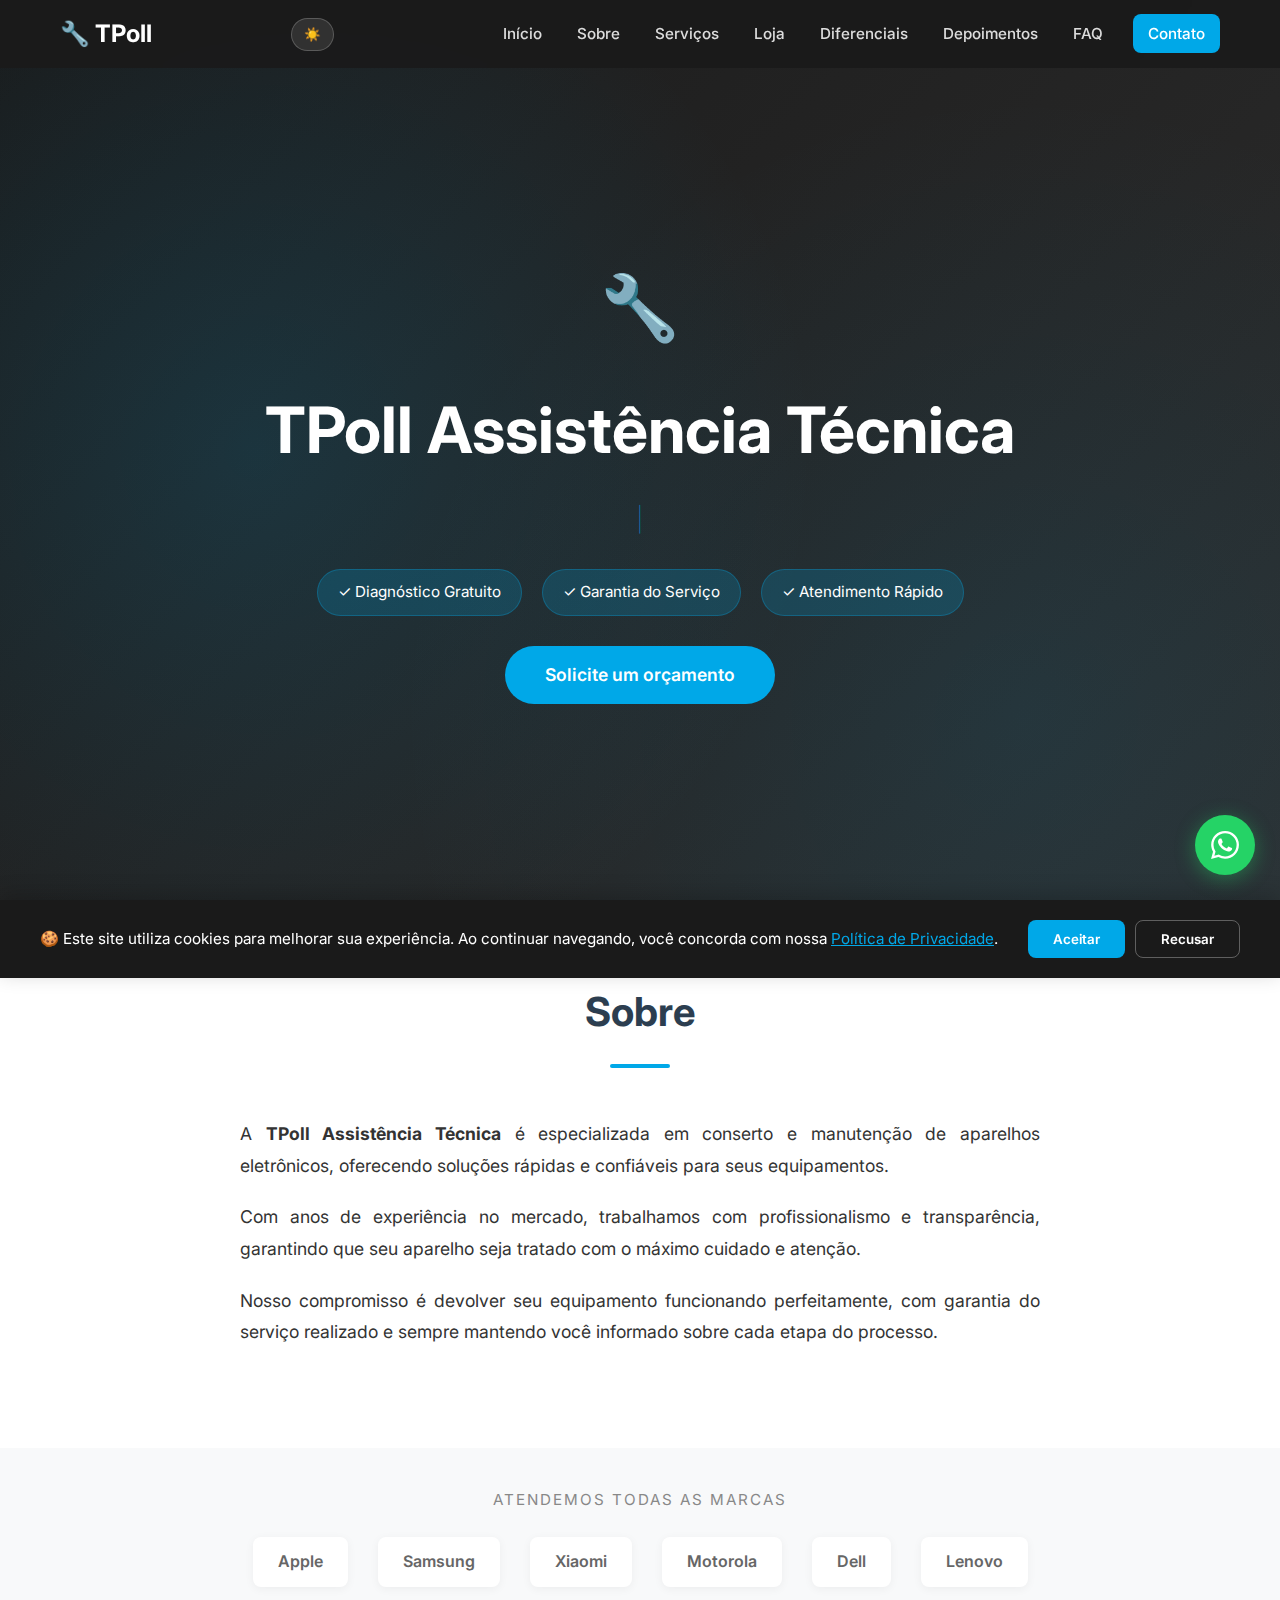
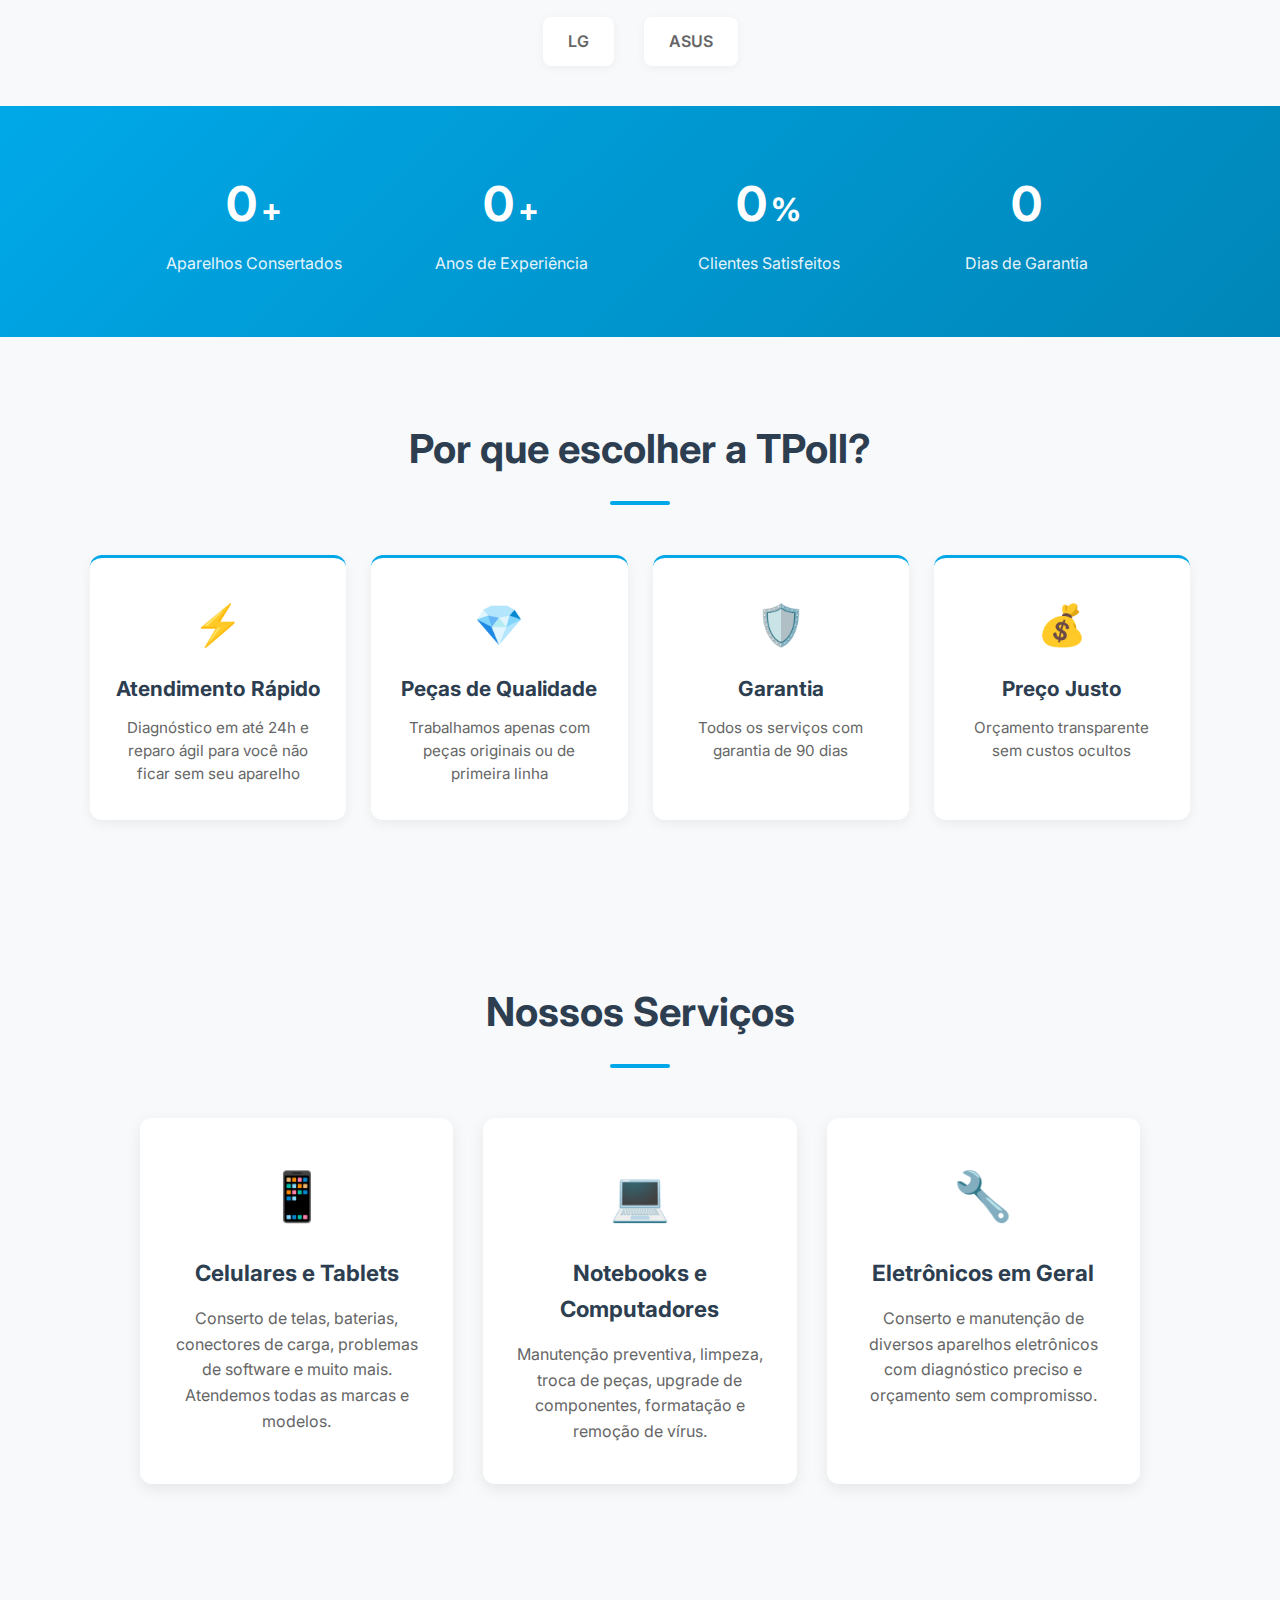
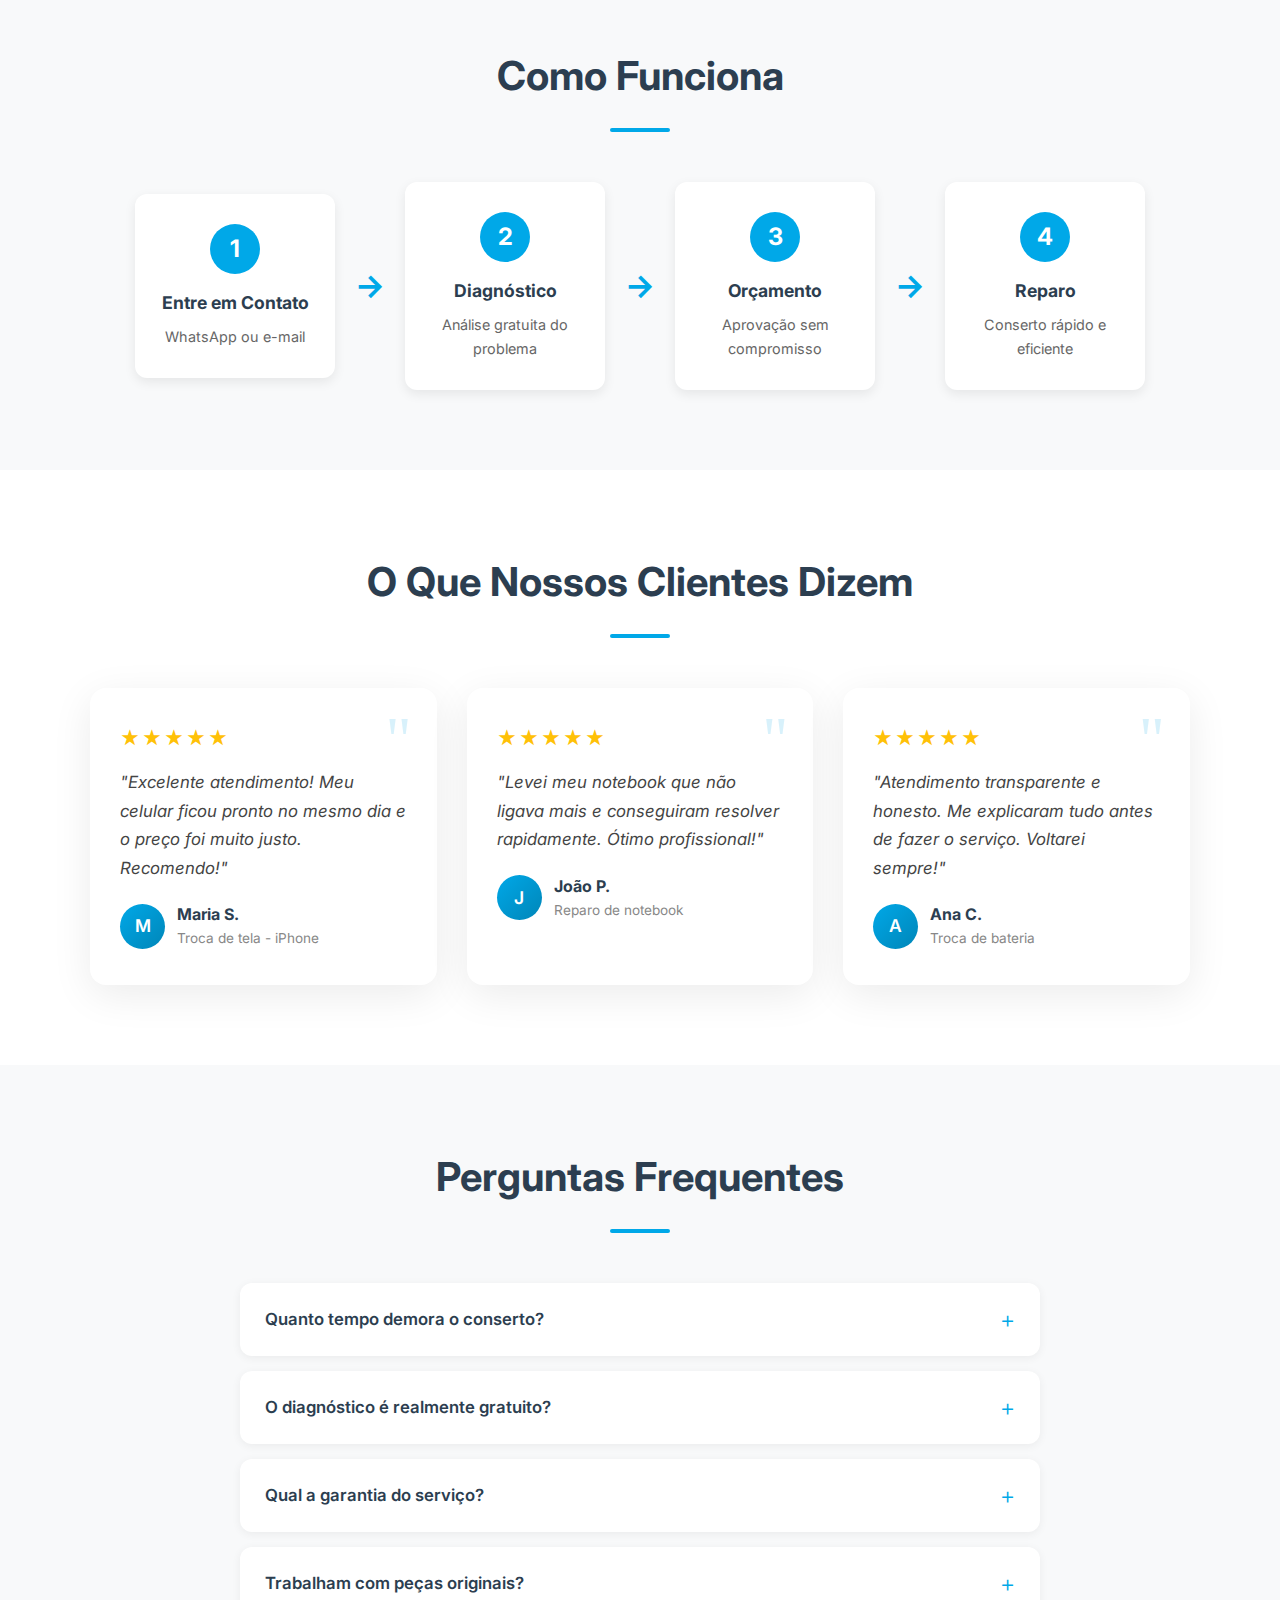
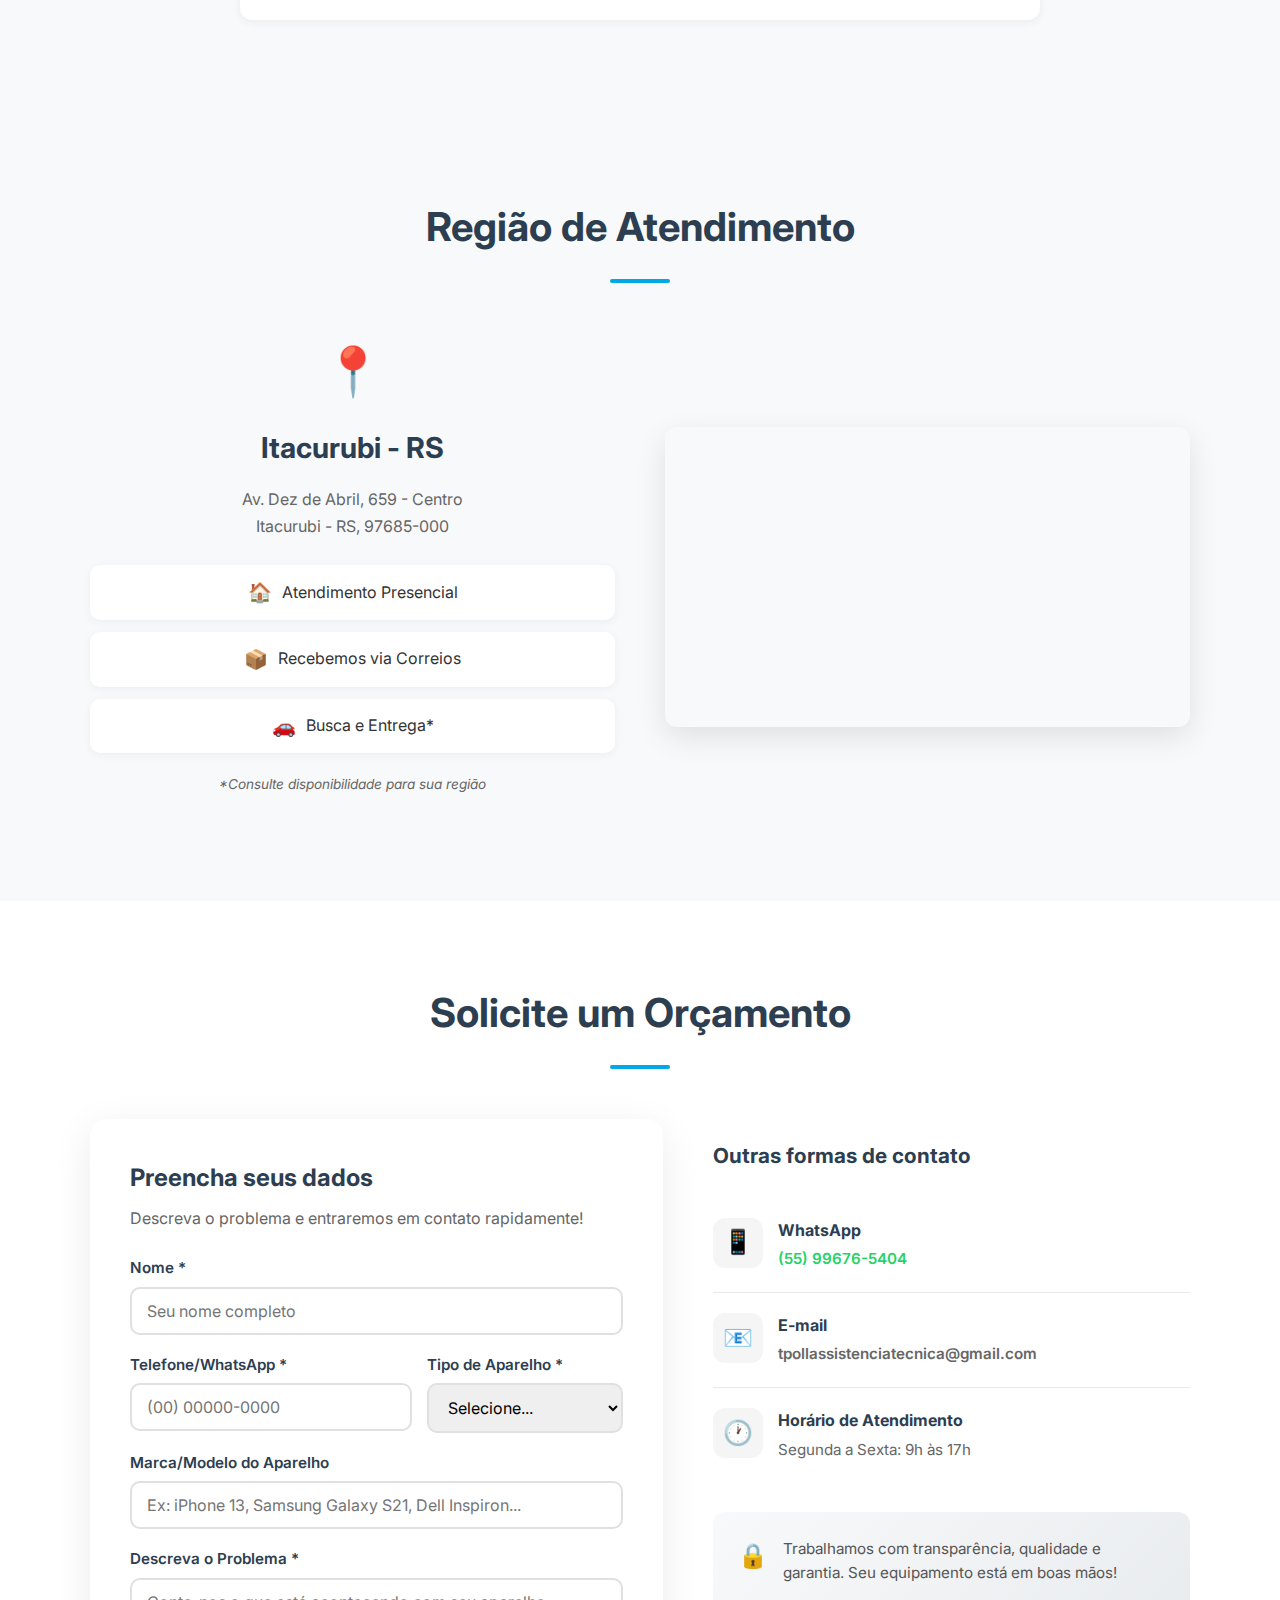
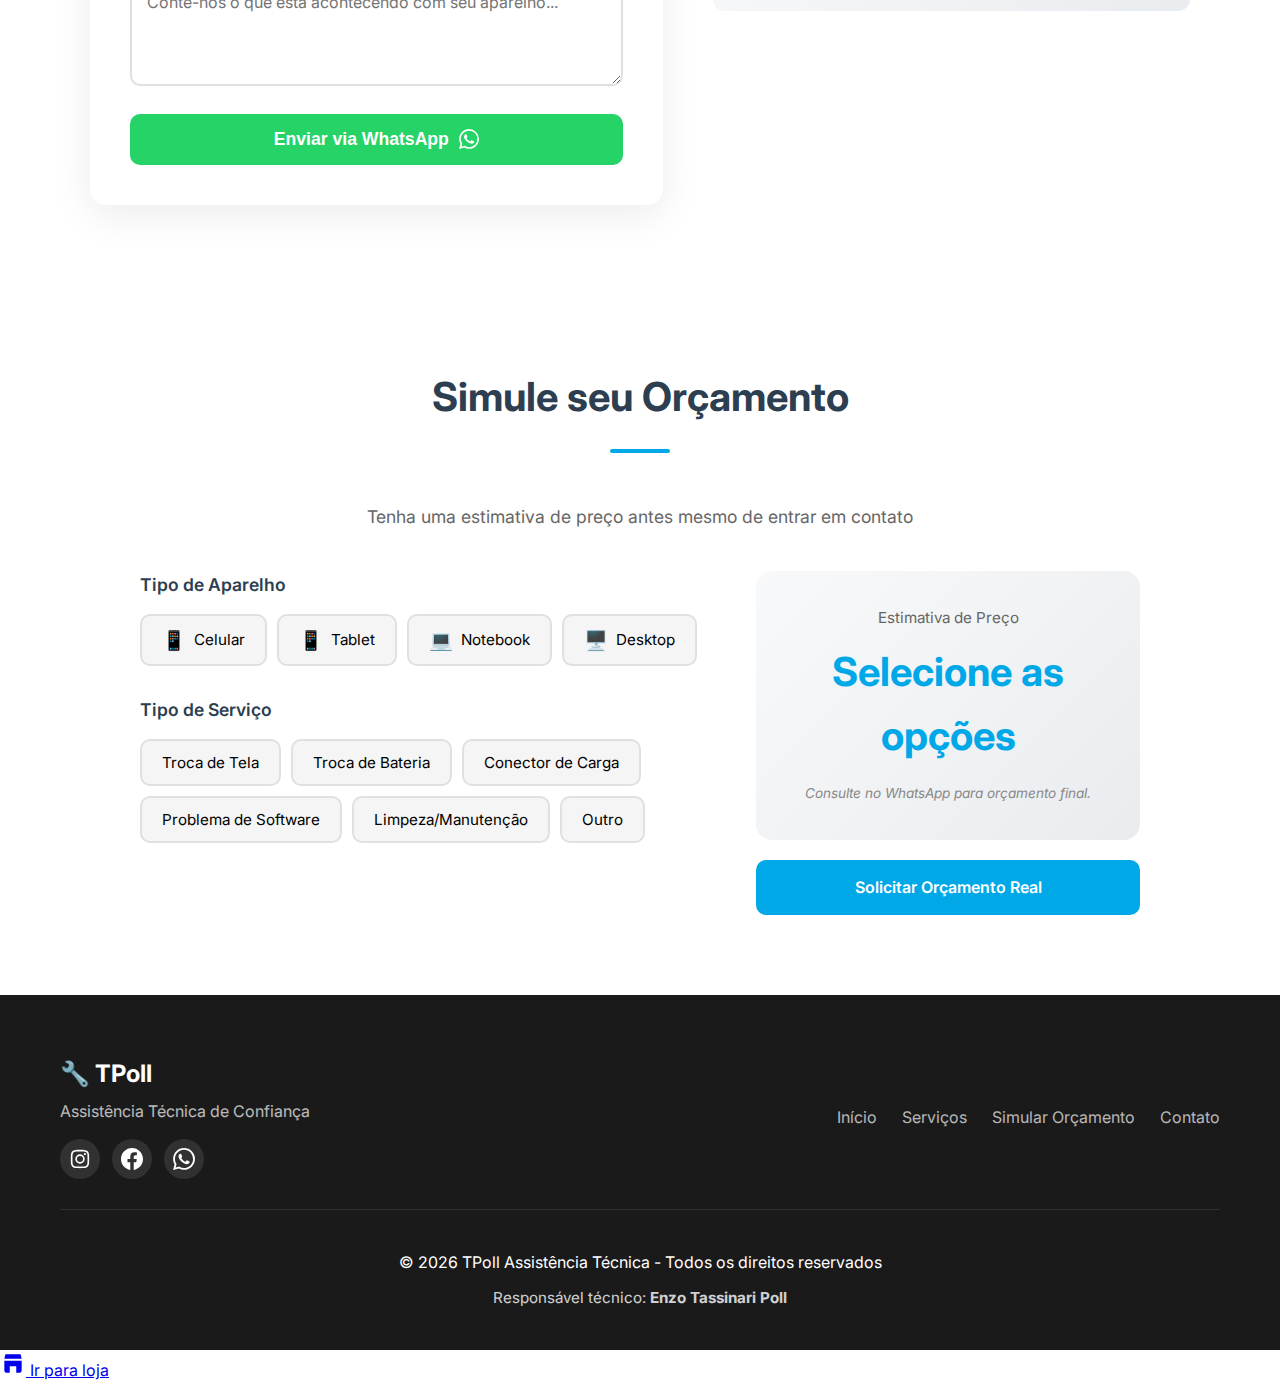
<file: index.html>
<!DOCTYPE html>
<html lang="pt-BR">
<head>
    <meta charset="UTF-8">
    <meta name="viewport" content="width=device-width, initial-scale=1.0">
    <meta name="description" content="TPoll Assistência Técnica - Conserto e manutenção de eletrônicos com qualidade e confiança. Celulares, notebooks e mais.">
    <meta name="author" content="Enzo Tassinari Poll">
    <meta name="keywords" content="assistência técnica, conserto celular, reparo notebook, manutenção eletrônicos, troca de tela, bateria, conserto eletrônicos">
    
    <!-- Open Graph / Social Media -->
    <meta property="og:title" content="TPoll Assistência Técnica">
    <meta property="og:description" content="Conserto e manutenção de eletrônicos com qualidade, agilidade e confiança. Diagnóstico gratuito!">
    <meta property="og:type" content="website">
    <meta property="og:locale" content="pt_BR">
    
    <!-- Theme Color -->
    <meta name="theme-color" content="#00A8E8">
    <meta name="msapplication-TileColor" content="#00A8E8">
    
    <!-- Schema Markup - Local Business -->
    <script type="application/ld+json">
    {
        "@context": "https://schema.org",
        "@type": "LocalBusiness",
        "name": "TPoll Assistência Técnica",
        "description": "Conserto e manutenção de eletrônicos com qualidade e confiança. Celulares, notebooks e mais.",
        "telephone": "+55-55-99676-5404",
        "email": "tpollassistenciatecnica@gmail.com",
        "url": "https://tpoll.com.br",
        "priceRange": "$$",
        "openingHours": "Mo-Fr 09:00-17:00",
        "serviceType": ["Conserto de celulares", "Reparo de notebooks", "Manutenção de eletrônicos"],
        "areaServed": "Brasil",
        "aggregateRating": {
            "@type": "AggregateRating",
            "ratingValue": "4.9",
            "reviewCount": "127"
        }
    }
    </script>
    
    <link rel="icon" href="data:image/svg+xml,<svg xmlns='http://www.w3.org/2000/svg' viewBox='0 0 100 100'><text y='0.9em' font-size='90'>🔧</text></svg>">
    <title>TPoll Assistência Técnica</title>
    <link rel="stylesheet" href="style.css">
    <link rel="preconnect" href="https://fonts.googleapis.com">
    <link rel="preconnect" href="https://fonts.gstatic.com" crossorigin>
    <link href="https://fonts.googleapis.com/css2?family=Inter:wght@400;500;600;700&display=swap" rel="stylesheet">
</head>
<body>
    <!-- Navigation -->
    <nav class="navbar" id="navbar">
        <div class="nav-container">
            <a href="#home" class="nav-logo">🔧 TPoll</a>
            <button class="nav-toggle" id="navToggle" aria-label="Menu">
                <span></span>
                <span></span>
                <span></span>
            </button>
            <button class="theme-toggle" id="themeToggle" aria-label="Alternar tema">
                <span class="theme-icon-light">☀️</span>
                <span class="theme-icon-dark">🌙</span>
            </button>
            <ul class="nav-menu" id="navMenu">
                <li><a href="#home" class="nav-link">Início</a></li>
                <li><a href="#sobre" class="nav-link">Sobre</a></li>
                <li><a href="#servicos" class="nav-link">Serviços</a></li>
                <li><a href="loja.html" class="nav-link">Loja</a></li>
                <li><a href="#diferenciais" class="nav-link">Diferenciais</a></li>
                <li><a href="#depoimentos" class="nav-link">Depoimentos</a></li>
                <li><a href="#faq" class="nav-link">FAQ</a></li>
                <li><a href="#contato" class="nav-link nav-cta">Contato</a></li>
            </ul>
        </div>
    </nav>

    <!-- Hero Section -->
    <header id="home" class="hero">
        <div class="container">
            <div class="logo-container">
                <div class="logo-icon">🔧</div>
            </div>
            <h1 class="hero-title">TPoll Assistência Técnica</h1>
            <p class="hero-subtitle">
                <span id="typewriter"></span><span class="typewriter-cursor">|</span>
            </p>
            <div class="hero-features">
                <div class="hero-feature">✓ Diagnóstico Gratuito</div>
                <div class="hero-feature">✓ Garantia do Serviço</div>
                <div class="hero-feature">✓ Atendimento Rápido</div>
            </div>
            <a href="#contato" class="cta-button">Solicite um orçamento</a>
        </div>
    </header>

    <!-- Sobre Section -->
    <section id="sobre" class="section">
        <div class="container">
            <h2 class="section-title">Sobre</h2>
            <div class="content">
                <p>A <strong>TPoll Assistência Técnica</strong> é especializada em conserto e manutenção de aparelhos eletrônicos, oferecendo soluções rápidas e confiáveis para seus equipamentos.</p>
                <p>Com anos de experiência no mercado, trabalhamos com profissionalismo e transparência, garantindo que seu aparelho seja tratado com o máximo cuidado e atenção.</p>
                <p>Nosso compromisso é devolver seu equipamento funcionando perfeitamente, com garantia do serviço realizado e sempre mantendo você informado sobre cada etapa do processo.</p>
            </div>
        </div>
    </section>

    <!-- Brands Section -->
    <section class="brands-section">
        <div class="container">
            <p class="brands-title">Atendemos todas as marcas</p>
            <div class="brands-grid">
                <div class="brand-item">Apple</div>
                <div class="brand-item">Samsung</div>
                <div class="brand-item">Xiaomi</div>
                <div class="brand-item">Motorola</div>
                <div class="brand-item">Dell</div>
                <div class="brand-item">Lenovo</div>
                <div class="brand-item">LG</div>
                <div class="brand-item">ASUS</div>
            </div>
        </div>
    </section>

    <!-- Stats Section -->
    <section class="stats-section">
        <div class="container">
            <div class="stats-grid">
                <div class="stat-item">
                    <span class="stat-number" data-target="500">0</span>
                    <span class="stat-plus">+</span>
                    <span class="stat-label">Aparelhos Consertados</span>
                </div>
                <div class="stat-item">
                    <span class="stat-number" data-target="3">0</span>
                    <span class="stat-plus">+</span>
                    <span class="stat-label">Anos de Experiência</span>
                </div>
                <div class="stat-item">
                    <span class="stat-number" data-target="98">0</span>
                    <span class="stat-plus">%</span>
                    <span class="stat-label">Clientes Satisfeitos</span>
                </div>
                <div class="stat-item">
                    <span class="stat-number" data-target="90">0</span>
                    <span class="stat-label">Dias de Garantia</span>
                </div>
            </div>
        </div>
    </section>

    <!-- Diferenciais Section -->
    <section id="diferenciais" class="section section-alt">
        <div class="container">
            <h2 class="section-title">Por que escolher a TPoll?</h2>
            <div class="benefits-grid">
                <div class="benefit-card">
                    <div class="benefit-icon">⚡</div>
                    <h3>Atendimento Rápido</h3>
                    <p>Diagnóstico em até 24h e reparo ágil para você não ficar sem seu aparelho</p>
                </div>
                <div class="benefit-card">
                    <div class="benefit-icon">💎</div>
                    <h3>Peças de Qualidade</h3>
                    <p>Trabalhamos apenas com peças originais ou de primeira linha</p>
                </div>
                <div class="benefit-card">
                    <div class="benefit-icon">🛡️</div>
                    <h3>Garantia</h3>
                    <p>Todos os serviços com garantia de 90 dias</p>
                </div>
                <div class="benefit-card">
                    <div class="benefit-icon">💰</div>
                    <h3>Preço Justo</h3>
                    <p>Orçamento transparente sem custos ocultos</p>
                </div>
            </div>
        </div>
    </section>

    <!-- O que fazemos Section -->
    <section id="servicos" class="section section-alt">
        <div class="container">
            <h2 class="section-title">Nossos Serviços</h2>
            <div class="services-grid">
                <div class="service-card">
                    <div class="service-icon">📱</div>
                    <h3>Celulares e Tablets</h3>
                    <p>Conserto de telas, baterias, conectores de carga, problemas de software e muito mais. Atendemos todas as marcas e modelos.</p>
                </div>
                <div class="service-card">
                    <div class="service-icon">💻</div>
                    <h3>Notebooks e Computadores</h3>
                    <p>Manutenção preventiva, limpeza, troca de peças, upgrade de componentes, formatação e remoção de vírus.</p>
                </div>
                <div class="service-card">
                    <div class="service-icon">🔧</div>
                    <h3>Eletrônicos em Geral</h3>
                    <p>Conserto e manutenção de diversos aparelhos eletrônicos com diagnóstico preciso e orçamento sem compromisso.</p>
                </div>
            </div>
        </div>
    </section>

    <!-- Como Funciona Section -->
    <section id="processo" class="section section-alt">
        <div class="container">
            <h2 class="section-title">Como Funciona</h2>
            <div class="process-steps">
                <div class="process-step">
                    <div class="step-number">1</div>
                    <h3>Entre em Contato</h3>
                    <p>WhatsApp ou e-mail</p>
                </div>
                <div class="process-arrow">→</div>
                <div class="process-step">
                    <div class="step-number">2</div>
                    <h3>Diagnóstico</h3>
                    <p>Análise gratuita do problema</p>
                </div>
                <div class="process-arrow">→</div>
                <div class="process-step">
                    <div class="step-number">3</div>
                    <h3>Orçamento</h3>
                    <p>Aprovação sem compromisso</p>
                </div>
                <div class="process-arrow">→</div>
                <div class="process-step">
                    <div class="step-number">4</div>
                    <h3>Reparo</h3>
                    <p>Conserto rápido e eficiente</p>
                </div>
            </div>
        </div>
    </section>

    <!-- Depoimentos Section -->
    <section id="depoimentos" class="section">
        <div class="container">
            <h2 class="section-title">O Que Nossos Clientes Dizem</h2>
            <div class="testimonials-grid">
                <div class="testimonial-card">
                    <div class="testimonial-stars">★★★★★</div>
                    <p class="testimonial-text">"Excelente atendimento! Meu celular ficou pronto no mesmo dia e o preço foi muito justo. Recomendo!"</p>
                    <div class="testimonial-author">
                        <div class="author-avatar">M</div>
                        <div class="author-info">
                            <strong>Maria S.</strong>
                            <span>Troca de tela - iPhone</span>
                        </div>
                    </div>
                </div>
                <div class="testimonial-card">
                    <div class="testimonial-stars">★★★★★</div>
                    <p class="testimonial-text">"Levei meu notebook que não ligava mais e conseguiram resolver rapidamente. Ótimo profissional!"</p>
                    <div class="testimonial-author">
                        <div class="author-avatar">J</div>
                        <div class="author-info">
                            <strong>João P.</strong>
                            <span>Reparo de notebook</span>
                        </div>
                    </div>
                </div>
                <div class="testimonial-card">
                    <div class="testimonial-stars">★★★★★</div>
                    <p class="testimonial-text">"Atendimento transparente e honesto. Me explicaram tudo antes de fazer o serviço. Voltarei sempre!"</p>
                    <div class="testimonial-author">
                        <div class="author-avatar">A</div>
                        <div class="author-info">
                            <strong>Ana C.</strong>
                            <span>Troca de bateria</span>
                        </div>
                    </div>
                </div>
            </div>
        </div>
    </section>

    <!-- FAQ Section -->
    <section id="faq" class="section section-alt">
        <div class="container">
            <h2 class="section-title">Perguntas Frequentes</h2>
            <div class="faq-container">
                <div class="faq-item">
                    <button class="faq-question" aria-expanded="false">
                        <span>Quanto tempo demora o conserto?</span>
                        <span class="faq-icon">+</span>
                    </button>
                    <div class="faq-answer">
                        <p>A maioria dos reparos simples (troca de tela, bateria) são feitos no mesmo dia. Reparos mais complexos podem levar de 2 a 5 dias úteis, dependendo da disponibilidade de peças.</p>
                    </div>
                </div>
                <div class="faq-item">
                    <button class="faq-question" aria-expanded="false">
                        <span>O diagnóstico é realmente gratuito?</span>
                        <span class="faq-icon">+</span>
                    </button>
                    <div class="faq-answer">
                        <p>Sim! Fazemos a análise completa do seu aparelho sem nenhum custo. Você só paga se aprovar o orçamento e decidir fazer o reparo conosco.</p>
                    </div>
                </div>
                <div class="faq-item">
                    <button class="faq-question" aria-expanded="false">
                        <span>Qual a garantia do serviço?</span>
                        <span class="faq-icon">+</span>
                    </button>
                    <div class="faq-answer">
                        <p>Todos os nossos serviços têm garantia de 90 dias. Se houver qualquer problema relacionado ao reparo realizado, você pode retornar sem custo adicional.</p>
                    </div>
                </div>
                <div class="faq-item">
                    <button class="faq-question" aria-expanded="false">
                        <span>Trabalham com peças originais?</span>
                        <span class="faq-icon">+</span>
                    </button>
                    <div class="faq-answer">
                        <p>Trabalhamos com peças originais e de primeira linha. Sempre apresentamos as opções disponíveis e deixamos você escolher a que melhor atende suas necessidades e orçamento.</p>
                    </div>
                </div>
            </div>
        </div>
    </section>

    <!-- Localização Section -->
    <section id="localizacao" class="section section-alt">
        <div class="container">
            <h2 class="section-title">Região de Atendimento</h2>
            <div class="location-content">
                <div class="location-info">
                    <div class="location-icon">📍</div>
                    <h3>Itacurubi - RS</h3>
                    <p>Av. Dez de Abril, 659 - Centro<br>Itacurubi - RS, 97685-000</p>
                    <div class="location-features">
                        <div class="location-feature">
                            <span class="feature-icon">🏠</span>
                            <span>Atendimento Presencial</span>
                        </div>
                        <div class="location-feature">
                            <span class="feature-icon">📦</span>
                            <span>Recebemos via Correios</span>
                        </div>
                        <div class="location-feature">
                            <span class="feature-icon">🚗</span>
                            <span>Busca e Entrega*</span>
                        </div>
                    </div>
                    <p class="location-note">*Consulte disponibilidade para sua região</p>
                </div>
                <div class="location-map">
                    <iframe 
                        src="https://www.google.com/maps/embed?pb=!1m14!1m12!1m3!1d218.52492487630167!2d-55.23548780597062!3d-28.797187362300622!2m3!1f0!2f0!3f0!3m2!1i1024!2i768!4f13.1!5e0!3m2!1sen!2sbr!4v1771017632158!5m2!1sen!2sbr"
                        width="100%" 
                        height="300" 
                        style="border:0; border-radius: 12px;" 
                        allowfullscreen="" 
                        loading="lazy" 
                        referrerpolicy="no-referrer-when-downgrade"
                        title="Localização TPoll Assistência Técnica">
                    </iframe>
                </div>
            </div>
        </div>
    </section>

    <!-- Contato Section -->
    <section id="contato" class="section">
        <div class="container">
            <h2 class="section-title">Solicite um Orçamento</h2>
            <div class="contact-wrapper">
                <!-- Formulário -->
                <div class="contact-form-container">
                    <h3>Preencha seus dados</h3>
                    <p class="form-subtitle">Descreva o problema e entraremos em contato rapidamente!</p>
                    <form id="contactForm" class="contact-form">
                        <div class="form-group">
                            <label for="nome">Nome *</label>
                            <input type="text" id="nome" name="nome" placeholder="Seu nome completo" required>
                        </div>
                        <div class="form-row">
                            <div class="form-group">
                                <label for="telefone">Telefone/WhatsApp *</label>
                                <input type="tel" id="telefone" name="telefone" placeholder="(00) 00000-0000" required>
                            </div>
                            <div class="form-group">
                                <label for="aparelho">Tipo de Aparelho *</label>
                                <select id="aparelho" name="aparelho" required>
                                    <option value="">Selecione...</option>
                                    <option value="Celular">Celular</option>
                                    <option value="Tablet">Tablet</option>
                                    <option value="Notebook">Notebook</option>
                                    <option value="Computador">Computador</option>
                                    <option value="Outro">Outro</option>
                                </select>
                            </div>
                        </div>
                        <div class="form-group">
                            <label for="modelo">Marca/Modelo do Aparelho</label>
                            <input type="text" id="modelo" name="modelo" placeholder="Ex: iPhone 13, Samsung Galaxy S21, Dell Inspiron...">
                        </div>
                        <div class="form-group">
                            <label for="problema">Descreva o Problema *</label>
                            <textarea id="problema" name="problema" rows="4" placeholder="Conte-nos o que está acontecendo com seu aparelho..." required></textarea>
                        </div>
                        <button type="submit" class="form-submit">
                            <span>Enviar via WhatsApp</span>
                            <svg viewBox="0 0 24 24" width="20" height="20" fill="currentColor">
                                <path d="M17.472 14.382c-.297-.149-1.758-.867-2.03-.967-.273-.099-.471-.148-.67.15-.197.297-.767.966-.94 1.164-.173.199-.347.223-.644.075-.297-.15-1.255-.463-2.39-1.475-.883-.788-1.48-1.761-1.653-2.059-.173-.297-.018-.458.13-.606.134-.133.298-.347.446-.52.149-.174.198-.298.298-.497.099-.198.05-.371-.025-.52-.075-.149-.669-1.612-.916-2.207-.242-.579-.487-.5-.669-.51-.173-.008-.371-.01-.57-.01-.198 0-.52.074-.792.372-.272.297-1.04 1.016-1.04 2.479 0 1.462 1.065 2.875 1.213 3.074.149.198 2.096 3.2 5.077 4.487.709.306 1.262.489 1.694.625.712.227 1.36.195 1.871.118.571-.085 1.758-.719 2.006-1.413.248-.694.248-1.289.173-1.413-.074-.124-.272-.198-.57-.347m-5.421 7.403h-.004a9.87 9.87 0 01-5.031-1.378l-.361-.214-3.741.982.998-3.648-.235-.374a9.86 9.86 0 01-1.51-5.26c.001-5.45 4.436-9.884 9.888-9.884 2.64 0 5.122 1.03 6.988 2.898a9.825 9.825 0 012.893 6.994c-.003 5.45-4.437 9.884-9.885 9.884m8.413-18.297A11.815 11.815 0 0012.05 0C5.495 0 .16 5.335.157 11.892c0 2.096.547 4.142 1.588 5.945L.057 24l6.305-1.654a11.882 11.882 0 005.683 1.448h.005c6.554 0 11.89-5.335 11.893-11.893a11.821 11.821 0 00-3.48-8.413z"/>
                            </svg>
                        </button>
                    </form>
                </div>
                <!-- Info de contato -->
                <div class="contact-info-container">
                    <h3>Outras formas de contato</h3>
                    <div class="contact-info">
                        <div class="contact-item">
                            <div class="contact-icon">📱</div>
                            <div>
                                <strong>WhatsApp</strong>
                                <a href="https://wa.me/5555996765404" target="_blank" class="whatsapp-link">(55) 99676-5404</a>
                            </div>
                        </div>
                        <div class="contact-item">
                            <div class="contact-icon">📧</div>
                            <div>
                                <strong>E-mail</strong>
                                <a href="mailto:tpollassistenciatecnica@gmail.com">tpollassistenciatecnica@gmail.com</a>
                            </div>
                        </div>
                        <div class="contact-item">
                            <div class="contact-icon">🕐</div>
                            <div>
                                <strong>Horário de Atendimento</strong>
                                <span>Segunda a Sexta: 9h às 17h</span>
                            </div>
                        </div>
                    </div>
                    <div class="trust-box">
                        <div class="trust-icon">🔒</div>
                        <p>Trabalhamos com transparência, qualidade e garantia. Seu equipamento está em boas mãos!</p>
                    </div>
                </div>
            </div>
        </div>
    </section>

    <!-- Calculadora de Orçamento -->
    <section id="calculadora" class="section">
        <div class="container">
            <h2 class="section-title">Simule seu Orçamento</h2>
            <p class="calculator-subtitle">Tenha uma estimativa de preço antes mesmo de entrar em contato</p>
            <div class="calculator-container">
                <div class="calculator-form">
                    <div class="calc-group">
                        <label>Tipo de Aparelho</label>
                        <div class="calc-options" id="calcDevice">
                            <button type="button" class="calc-option" data-value="celular" data-base="80">
                                <span class="calc-option-icon">📱</span>
                                <span>Celular</span>
                            </button>
                            <button type="button" class="calc-option" data-value="tablet" data-base="100">
                                <span class="calc-option-icon">📱</span>
                                <span>Tablet</span>
                            </button>
                            <button type="button" class="calc-option" data-value="notebook" data-base="120">
                                <span class="calc-option-icon">💻</span>
                                <span>Notebook</span>
                            </button>
                            <button type="button" class="calc-option" data-value="desktop" data-base="100">
                                <span class="calc-option-icon">🖥️</span>
                                <span>Desktop</span>
                            </button>
                        </div>
                    </div>
                    <div class="calc-group">
                        <label>Tipo de Serviço</label>
                        <div class="calc-options" id="calcService">
                            <button type="button" class="calc-option" data-value="tela" data-mult="2" data-devices="celular,tablet,notebook">
                                <span>Troca de Tela</span>
                            </button>
                            <button type="button" class="calc-option" data-value="bateria" data-mult="1" data-devices="celular,tablet,notebook">
                                <span>Troca de Bateria</span>
                            </button>
                            <button type="button" class="calc-option" data-value="conector" data-mult="0.8" data-devices="celular,tablet,notebook">
                                <span>Conector de Carga</span>
                            </button>
                            <button type="button" class="calc-option" data-value="software" data-mult="0.6" data-devices="celular,tablet,notebook,desktop">
                                <span>Problema de Software</span>
                            </button>
                            <button type="button" class="calc-option" data-value="limpeza" data-mult="0.5" data-devices="celular,tablet,notebook,desktop">
                                <span>Limpeza/Manutenção</span>
                            </button>
                            <button type="button" class="calc-option" data-value="outro" data-mult="1" data-devices="celular,tablet,notebook,desktop">
                                <span>Outro</span>
                            </button>
                        </div>
                    </div>
                </div>
                <div class="calculator-result">
                    <div class="result-box" id="calcResult">
                        <p class="result-label">Estimativa de Preço</p>
                        <p class="result-value">Selecione as opções</p>
                        <p class="result-note">Consulte no WhatsApp para orçamento final.</p>
                    </div>
                    <a href="#contato" class="result-cta">Solicitar Orçamento Real</a>
                </div>
            </div>
        </div>
    </section>

    <!-- Footer -->
    <footer class="footer">
        <div class="container">
            <div class="footer-content">
                <div class="footer-brand">
                    <span class="footer-logo">🔧 TPoll</span>
                    <p>Assistência Técnica de Confiança</p>
                    <div class="footer-social">
                        <a href="https://www.instagram.com/tpoll.assistencia_tecnica" target="_blank" rel="noopener noreferrer" aria-label="Instagram" class="social-link">
                            <svg viewBox="0 0 24 24" width="22" height="22" fill="currentColor"><path d="M12 2c2.717 0 3.056.01 4.122.06 1.065.05 1.79.217 2.428.465.66.254 1.216.598 1.772 1.153a4.908 4.908 0 0 1 1.153 1.772c.247.637.415 1.363.465 2.428.047 1.066.06 1.405.06 4.122 0 2.717-.01 3.056-.06 4.122-.05 1.065-.218 1.79-.465 2.428a4.883 4.883 0 0 1-1.153 1.772 4.915 4.915 0 0 1-1.772 1.153c-.637.247-1.363.415-2.428.465-1.066.047-1.405.06-4.122.06-2.717 0-3.056-.01-4.122-.06-1.065-.05-1.79-.218-2.428-.465a4.89 4.89 0 0 1-1.772-1.153 4.904 4.904 0 0 1-1.153-1.772c-.248-.637-.415-1.363-.465-2.428C2.013 15.056 2 14.717 2 12c0-2.717.01-3.056.06-4.122.05-1.066.217-1.79.465-2.428a4.88 4.88 0 0 1 1.153-1.772A4.897 4.897 0 0 1 5.45 2.525c.638-.248 1.362-.415 2.428-.465C8.944 2.013 9.283 2 12 2zm0 1.802c-2.67 0-2.986.01-4.04.058-.976.045-1.505.207-1.858.344-.466.182-.8.398-1.15.748-.35.35-.566.684-.748 1.15-.137.353-.3.882-.344 1.857-.048 1.055-.058 1.37-.058 4.041 0 2.67.01 2.986.058 4.04.045.976.207 1.505.344 1.858.182.466.399.8.748 1.15.35.35.684.566 1.15.748.353.137.882.3 1.857.344 1.054.048 1.37.058 4.041.058 2.67 0 2.987-.01 4.04-.058.976-.045 1.505-.207 1.858-.344.466-.182.8-.398 1.15-.748.35-.35.566-.684.748-1.15.137-.353.3-.882.344-1.857.048-1.055.058-1.37.058-4.041 0-2.67-.01-2.986-.058-4.04-.045-.976-.207-1.505-.344-1.858a3.097 3.097 0 0 0-.748-1.15 3.098 3.098 0 0 0-1.15-.748c-.353-.137-.882-.3-1.857-.344-1.055-.048-1.37-.058-4.041-.058zm0 3.063a5.135 5.135 0 1 1 0 10.27 5.135 5.135 0 0 1 0-10.27zm0 8.468a3.333 3.333 0 1 0 0-6.666 3.333 3.333 0 0 0 0 6.666zm6.538-8.671a1.2 1.2 0 1 1-2.4 0 1.2 1.2 0 0 1 2.4 0z"/></svg>
                        </a>
                        <a href="https://facebook.com/tpollassistencia" target="_blank" rel="noopener noreferrer" aria-label="Facebook" class="social-link">
                            <svg viewBox="0 0 24 24" width="22" height="22" fill="currentColor"><path d="M24 12.073c0-6.627-5.373-12-12-12s-12 5.373-12 12c0 5.99 4.388 10.954 10.125 11.854v-8.385H7.078v-3.47h3.047V9.43c0-3.007 1.792-4.669 4.533-4.669 1.312 0 2.686.235 2.686.235v2.953H15.83c-1.491 0-1.956.925-1.956 1.874v2.25h3.328l-.532 3.47h-2.796v8.385C19.612 23.027 24 18.062 24 12.073z"/></svg>
                        </a>
                        <a href="https://wa.me/5555996765404" target="_blank" rel="noopener noreferrer" aria-label="WhatsApp" class="social-link">
                            <svg viewBox="0 0 24 24" width="22" height="22" fill="currentColor"><path d="M17.472 14.382c-.297-.149-1.758-.867-2.03-.967-.273-.099-.471-.148-.67.15-.197.297-.767.966-.94 1.164-.173.199-.347.223-.644.075-.297-.15-1.255-.463-2.39-1.475-.883-.788-1.48-1.761-1.653-2.059-.173-.297-.018-.458.13-.606.134-.133.298-.347.446-.52.149-.174.198-.298.298-.497.099-.198.05-.371-.025-.52-.075-.149-.669-1.612-.916-2.207-.242-.579-.487-.5-.669-.51-.173-.008-.371-.01-.57-.01-.198 0-.52.074-.792.372-.272.297-1.04 1.016-1.04 2.479 0 1.462 1.065 2.875 1.213 3.074.149.198 2.096 3.2 5.077 4.487.709.306 1.262.489 1.694.625.712.227 1.36.195 1.871.118.571-.085 1.758-.719 2.006-1.413.248-.694.248-1.289.173-1.413-.074-.124-.272-.198-.57-.347m-5.421 7.403h-.004a9.87 9.87 0 01-5.031-1.378l-.361-.214-3.741.982.998-3.648-.235-.374a9.86 9.86 0 01-1.51-5.26c.001-5.45 4.436-9.884 9.888-9.884 2.64 0 5.122 1.03 6.988 2.898a9.825 9.825 0 012.893 6.994c-.003 5.45-4.437 9.884-9.885 9.884m8.413-18.297A11.815 11.815 0 0012.05 0C5.495 0 .16 5.335.157 11.892c0 2.096.547 4.142 1.588 5.945L.057 24l6.305-1.654a11.882 11.882 0 005.683 1.448h.005c6.554 0 11.89-5.335 11.893-11.893a11.821 11.821 0 00-3.48-8.413z"/></svg>
                        </a>
                    </div>
                </div>
                <div class="footer-links">
                    <a href="#home">Início</a>
                    <a href="#servicos">Serviços</a>
                    <a href="#calculadora">Simular Orçamento</a>
                    <a href="#contato">Contato</a>
                </div>
            </div>
            <div class="footer-bottom">
                <p>&copy; 2026 TPoll Assistência Técnica - Todos os direitos reservados</p>
                <p class="footer-author">Responsável técnico: <strong>Enzo Tassinari Poll</strong></p>
            </div>
        </div>
    </footer>

    <!-- Floating Store Button -->
    <a href="loja.html"
       class="store-float"
       aria-label="Ir para loja">
        <svg viewBox="0 0 24 24" width="26" height="26" fill="currentColor">
            <path d="M5 4h14l1 4H4l1-4zm-1 6h16v9a2 2 0 0 1-2 2h-3v-6H9v6H6a2 2 0 0 1-2-2v-9z"/>
        </svg>
        <span class="store-tooltip">Ir para loja</span>
    </a>

    <!-- Floating WhatsApp Button -->
    <a href="https://wa.me/5555996765404?text=Ol%C3%A1!%20Gostaria%20de%20solicitar%20um%20or%C3%A7amento%20para%20conserto%20do%20meu%20aparelho." 
       class="whatsapp-float" 
       target="_blank" 
       rel="noopener noreferrer"
       aria-label="Contato via WhatsApp">
        <svg viewBox="0 0 24 24" width="28" height="28" fill="currentColor">
            <path d="M17.472 14.382c-.297-.149-1.758-.867-2.03-.967-.273-.099-.471-.148-.67.15-.197.297-.767.966-.94 1.164-.173.199-.347.223-.644.075-.297-.15-1.255-.463-2.39-1.475-.883-.788-1.48-1.761-1.653-2.059-.173-.297-.018-.458.13-.606.134-.133.298-.347.446-.52.149-.174.198-.298.298-.497.099-.198.05-.371-.025-.52-.075-.149-.669-1.612-.916-2.207-.242-.579-.487-.5-.669-.51-.173-.008-.371-.01-.57-.01-.198 0-.52.074-.792.372-.272.297-1.04 1.016-1.04 2.479 0 1.462 1.065 2.875 1.213 3.074.149.198 2.096 3.2 5.077 4.487.709.306 1.262.489 1.694.625.712.227 1.36.195 1.871.118.571-.085 1.758-.719 2.006-1.413.248-.694.248-1.289.173-1.413-.074-.124-.272-.198-.57-.347m-5.421 7.403h-.004a9.87 9.87 0 01-5.031-1.378l-.361-.214-3.741.982.998-3.648-.235-.374a9.86 9.86 0 01-1.51-5.26c.001-5.45 4.436-9.884 9.888-9.884 2.64 0 5.122 1.03 6.988 2.898a9.825 9.825 0 012.893 6.994c-.003 5.45-4.437 9.884-9.885 9.884m8.413-18.297A11.815 11.815 0 0012.05 0C5.495 0 .16 5.335.157 11.892c0 2.096.547 4.142 1.588 5.945L.057 24l6.305-1.654a11.882 11.882 0 005.683 1.448h.005c6.554 0 11.89-5.335 11.893-11.893a11.821 11.821 0 00-3.48-8.413z"/>
        </svg>
        <span class="whatsapp-tooltip">Fale conosco!</span>
    </a>

    <!-- Back to Top Button -->
    <button class="back-to-top" id="backToTop" aria-label="Voltar ao topo">
        <svg viewBox="0 0 24 24" width="24" height="24" fill="currentColor">
            <path d="M7.41 15.41L12 10.83l4.59 4.58L18 14l-6-6-6 6z"/>
        </svg>
    </button>

    <!-- Cookie Banner LGPD -->
    <div class="cookie-banner" id="cookieBanner">
        <div class="cookie-content">
            <p>🍪 Este site utiliza cookies para melhorar sua experiência. Ao continuar navegando, você concorda com nossa <a href="#">Política de Privacidade</a>.</p>
            <div class="cookie-buttons">
                <button class="cookie-accept" id="cookieAccept">Aceitar</button>
                <button class="cookie-decline" id="cookieDecline">Recusar</button>
            </div>
        </div>
    </div>

    <script src="script.js"></script>
</body>
</html>
</file>
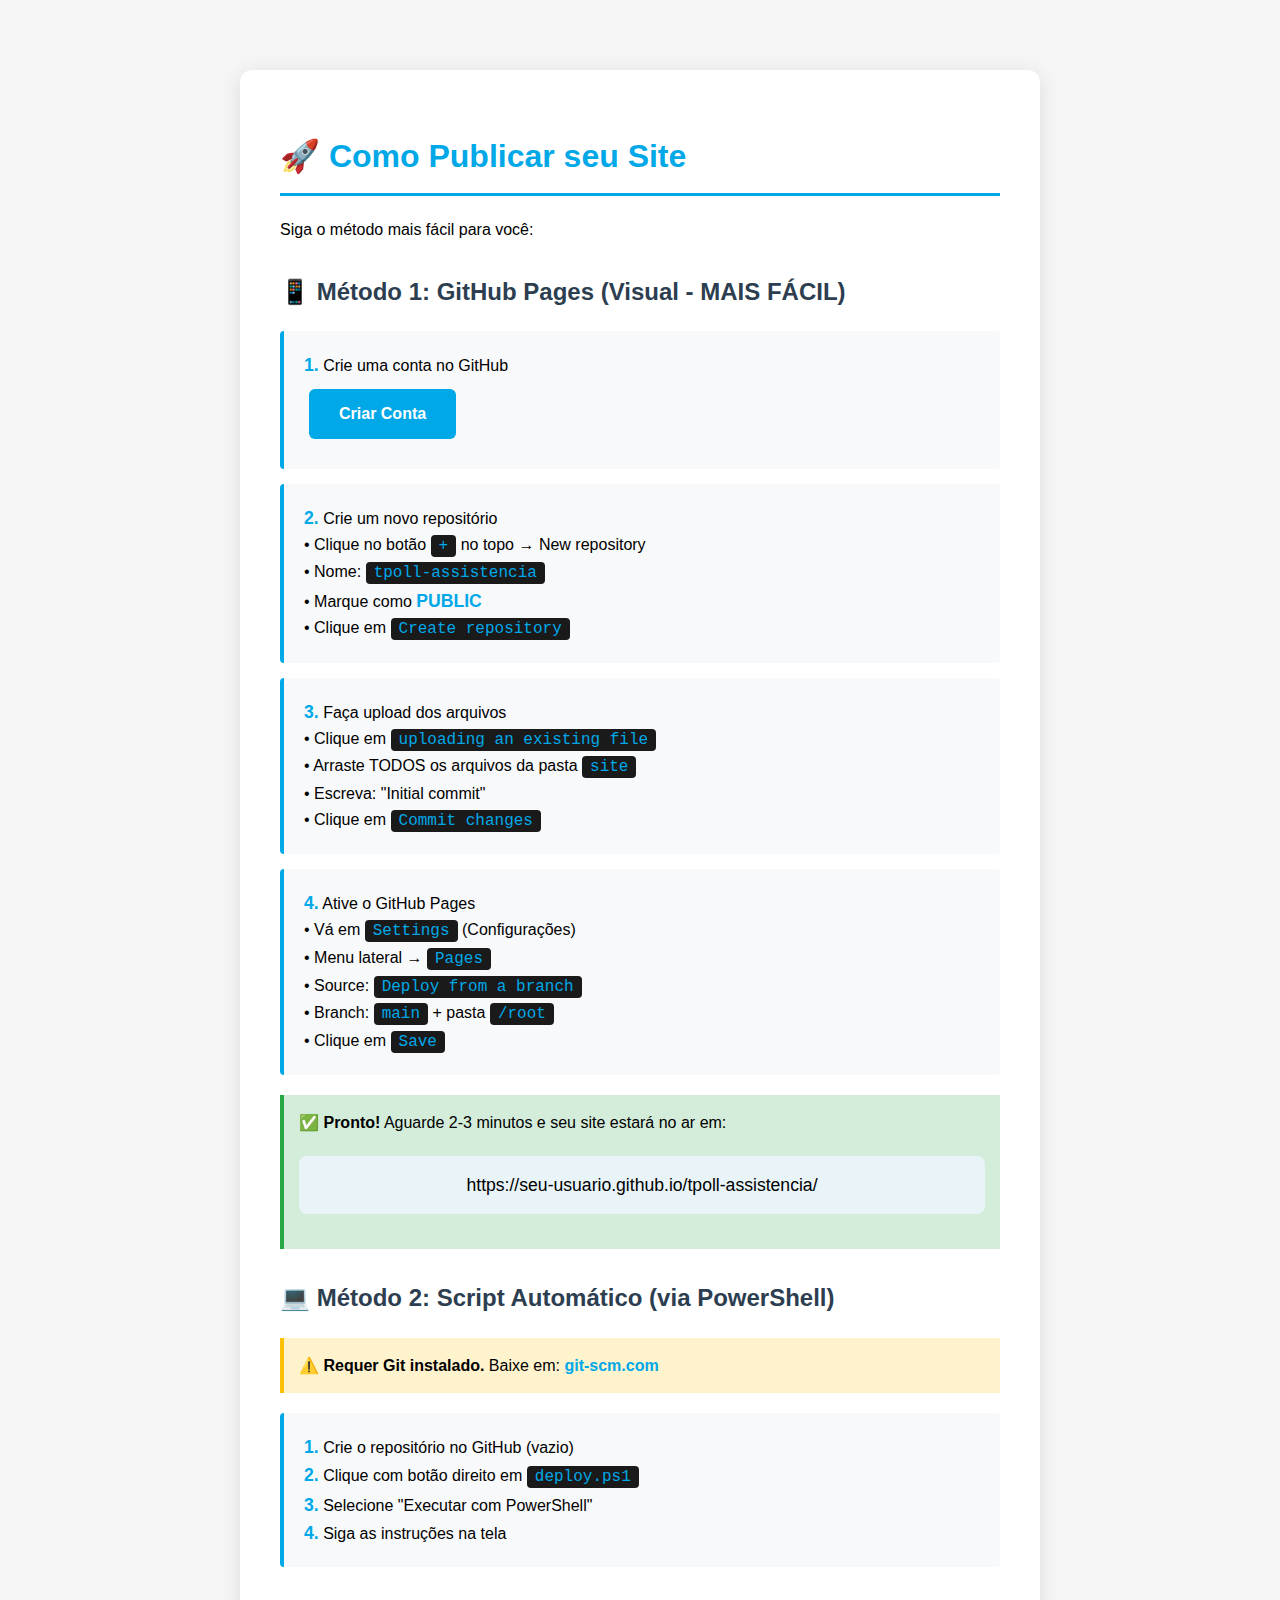
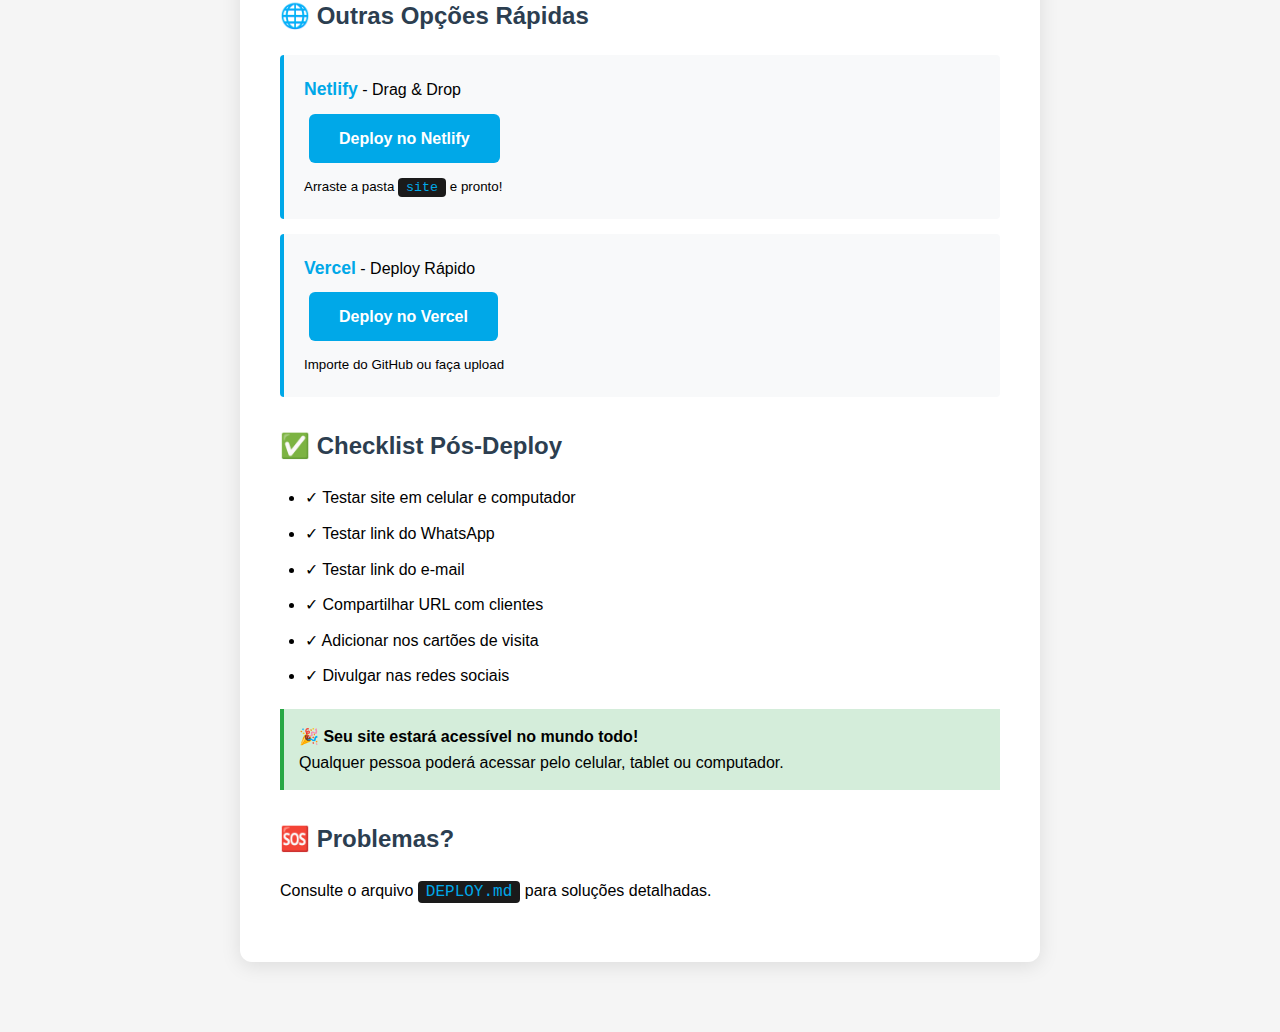
<file: COMO-PUBLICAR.html>
<!DOCTYPE html>
<html lang="pt-BR">
<head>
    <meta charset="UTF-8">
    <meta name="viewport" content="width=device-width, initial-scale=1.0">
    <title>Como Publicar o Site - TPoll Assistência</title>
    <style>
        body {
            font-family: -apple-system, BlinkMacSystemFont, 'Segoe UI', Roboto, sans-serif;
            max-width: 800px;
            margin: 50px auto;
            padding: 20px;
            line-height: 1.6;
            background: #f5f5f5;
        }
        .container {
            background: white;
            padding: 40px;
            border-radius: 12px;
            box-shadow: 0 4px 20px rgba(0,0,0,0.1);
        }
        h1 { color: #00A8E8; border-bottom: 3px solid #00A8E8; padding-bottom: 10px; }
        h2 { color: #2c3e50; margin-top: 30px; }
        .step { 
            background: #f8f9fa; 
            padding: 20px; 
            margin: 15px 0; 
            border-left: 4px solid #00A8E8;
            border-radius: 4px;
        }
        .step strong { color: #00A8E8; font-size: 1.1em; }
        code {
            background: #1a1a1a;
            color: #00A8E8;
            padding: 2px 8px;
            border-radius: 4px;
            font-family: 'Courier New', monospace;
        }
        .url {
            background: #e8f4f8;
            padding: 15px;
            border-radius: 8px;
            margin: 20px 0;
            text-align: center;
            font-size: 1.1em;
            word-break: break-all;
        }
        .warning {
            background: #fff3cd;
            border-left: 4px solid #ffc107;
            padding: 15px;
            margin: 20px 0;
        }
        .success {
            background: #d4edda;
            border-left: 4px solid #28a745;
            padding: 15px;
            margin: 20px 0;
        }
        a { color: #00A8E8; text-decoration: none; font-weight: 600; }
        a:hover { text-decoration: underline; }
        .btn {
            display: inline-block;
            padding: 12px 30px;
            background: #00A8E8;
            color: white;
            border-radius: 6px;
            margin: 10px 5px;
            text-decoration: none;
            font-weight: 600;
        }
        .btn:hover { background: #0086b8; }
        ul { padding-left: 25px; }
        li { margin: 10px 0; }
    </style>
</head>
<body>
    <div class="container">
        <h1>🚀 Como Publicar seu Site</h1>
        <p>Siga o método mais fácil para você:</p>

        <h2>📱 Método 1: GitHub Pages (Visual - MAIS FÁCIL)</h2>
        
        <div class="step">
            <strong>1.</strong> Crie uma conta no GitHub<br>
            <a href="https://github.com/signup" target="_blank" class="btn">Criar Conta</a>
        </div>

        <div class="step">
            <strong>2.</strong> Crie um novo repositório<br>
            • Clique no botão <code>+</code> no topo → New repository<br>
            • Nome: <code>tpoll-assistencia</code><br>
            • Marque como <strong>PUBLIC</strong><br>
            • Clique em <code>Create repository</code>
        </div>

        <div class="step">
            <strong>3.</strong> Faça upload dos arquivos<br>
            • Clique em <code>uploading an existing file</code><br>
            • Arraste TODOS os arquivos da pasta <code>site</code><br>
            • Escreva: "Initial commit"<br>
            • Clique em <code>Commit changes</code>
        </div>

        <div class="step">
            <strong>4.</strong> Ative o GitHub Pages<br>
            • Vá em <code>Settings</code> (Configurações)<br>
            • Menu lateral → <code>Pages</code><br>
            • Source: <code>Deploy from a branch</code><br>
            • Branch: <code>main</code> + pasta <code>/root</code><br>
            • Clique em <code>Save</code>
        </div>

        <div class="success">
            ✅ <strong>Pronto!</strong> Aguarde 2-3 minutos e seu site estará no ar em:<br>
            <div class="url">https://seu-usuario.github.io/tpoll-assistencia/</div>
        </div>

        <h2>💻 Método 2: Script Automático (via PowerShell)</h2>
        
        <div class="warning">
            ⚠️ <strong>Requer Git instalado.</strong> Baixe em: <a href="https://git-scm.com/download/win" target="_blank">git-scm.com</a>
        </div>

        <div class="step">
            <strong>1.</strong> Crie o repositório no GitHub (vazio)<br>
            <strong>2.</strong> Clique com botão direito em <code>deploy.ps1</code><br>
            <strong>3.</strong> Selecione "Executar com PowerShell"<br>
            <strong>4.</strong> Siga as instruções na tela
        </div>

        <h2>🌐 Outras Opções Rápidas</h2>

        <div class="step">
            <strong>Netlify</strong> - Drag & Drop<br>
            <a href="https://app.netlify.com/drop" target="_blank" class="btn">Deploy no Netlify</a><br>
            <small>Arraste a pasta <code>site</code> e pronto!</small>
        </div>

        <div class="step">
            <strong>Vercel</strong> - Deploy Rápido<br>
            <a href="https://vercel.com/new" target="_blank" class="btn">Deploy no Vercel</a><br>
            <small>Importe do GitHub ou faça upload</small>
        </div>

        <h2>✅ Checklist Pós-Deploy</h2>
        <ul>
            <li>✓ Testar site em celular e computador</li>
            <li>✓ Testar link do WhatsApp</li>
            <li>✓ Testar link do e-mail</li>
            <li>✓ Compartilhar URL com clientes</li>
            <li>✓ Adicionar nos cartões de visita</li>
            <li>✓ Divulgar nas redes sociais</li>
        </ul>

        <div class="success">
            <strong>🎉 Seu site estará acessível no mundo todo!</strong><br>
            Qualquer pessoa poderá acessar pelo celular, tablet ou computador.
        </div>

        <h2>🆘 Problemas?</h2>
        <p>Consulte o arquivo <code>DEPLOY.md</code> para soluções detalhadas.</p>
    </div>
</body>
</html>
</file>
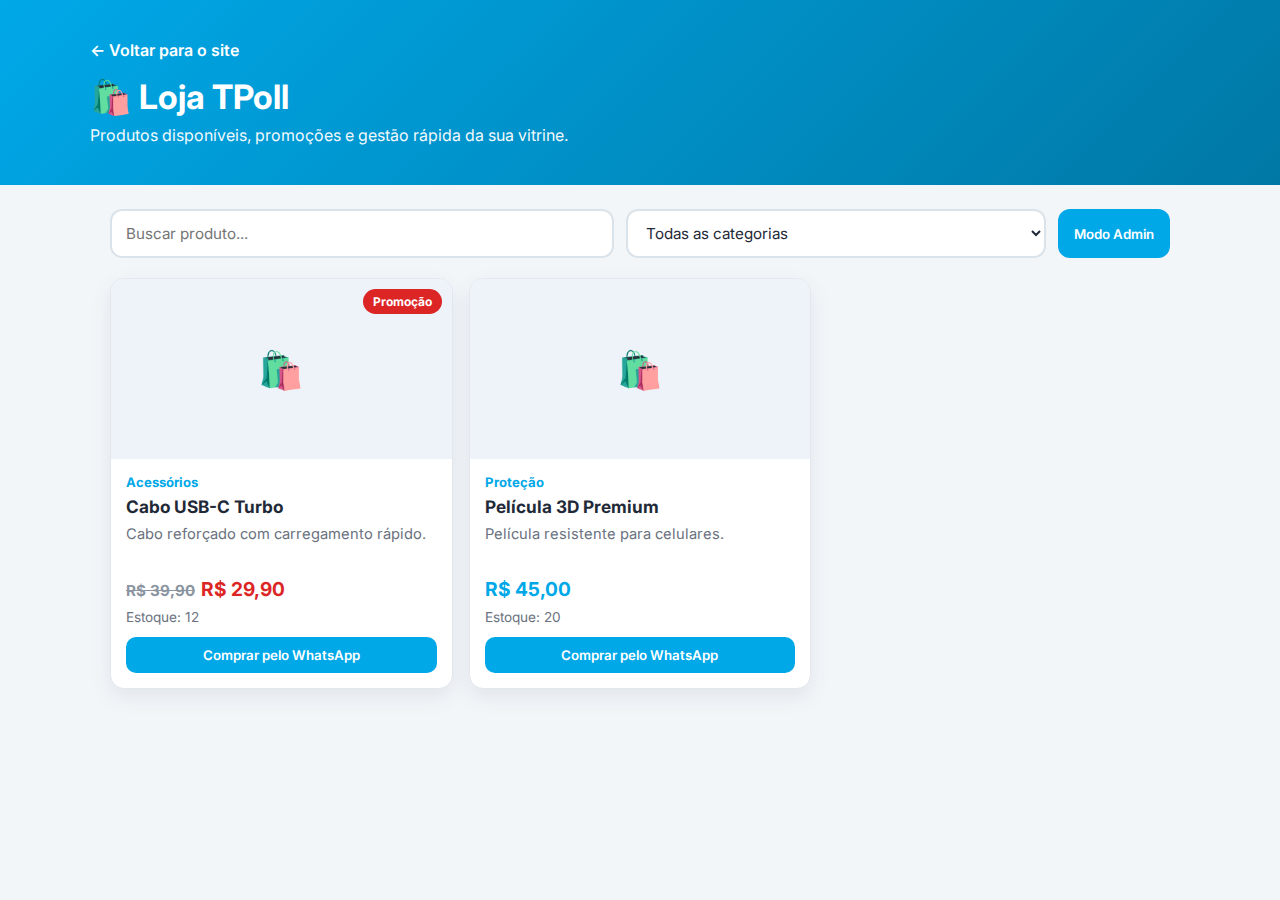
<file: loja.html>
<!DOCTYPE html>
<html lang="pt-BR">
<head>
    <meta charset="UTF-8">
    <meta name="viewport" content="width=device-width, initial-scale=1.0">
    <meta name="description" content="Loja TPoll - Produtos e acessórios com ofertas especiais.">
    <title>Loja TPoll</title>
    <link rel="preconnect" href="https://fonts.googleapis.com">
    <link rel="preconnect" href="https://fonts.gstatic.com" crossorigin>
    <link href="https://fonts.googleapis.com/css2?family=Inter:wght@400;500;600;700&display=swap" rel="stylesheet">
    <link rel="stylesheet" href="loja.css">
</head>
<body>
    <header class="store-header">
        <div class="store-header-content">
            <a href="index.html" class="back-link">← Voltar para o site</a>
            <h1>🛍️ Loja TPoll</h1>
            <p>Produtos disponíveis, promoções e gestão rápida da sua vitrine.</p>
        </div>
    </header>

    <main class="store-main">
        <section class="store-controls">
            <input type="text" id="storeSearch" class="store-input" placeholder="Buscar produto...">
            <select id="storeCategoryFilter" class="store-input">
                <option value="all">Todas as categorias</option>
            </select>
            <button type="button" id="openStoreAdmin" class="store-btn store-btn-primary">Modo Admin</button>
        </section>

        <section>
            <div id="storeProducts" class="store-grid"></div>
            <p id="storeEmpty" class="store-empty" hidden>Nenhum item encontrado no momento.</p>
        </section>

        <section id="storeAdminPanel" class="store-admin-panel" hidden>
            <h2>Painel da Loja</h2>
            <p class="store-admin-note">Cadastre, edite, remova itens e marque promoções.</p>

            <form id="storeLoginForm" class="store-login-form">
                <input type="password" id="storeAdminPassword" class="store-input" placeholder="Senha do admin">
                <button type="submit" class="store-btn store-btn-primary">Entrar</button>
                <button type="button" id="storeAdminLogout" class="store-btn store-btn-secondary" hidden>Sair</button>
            </form>

            <div id="storeAdminContent" hidden>
                <form id="storeProductForm" class="store-product-form">
                    <input type="hidden" id="storeProductId">

                    <div class="store-form-grid">
                        <input type="text" id="productName" class="store-input" placeholder="Nome do produto" required>
                        <input type="text" id="productCategory" class="store-input" placeholder="Categoria (ex: Capinhas)">
                        <input type="number" id="productPrice" class="store-input" placeholder="Preço normal" min="0" step="0.01" required>
                        <input type="number" id="productPromoPrice" class="store-input" placeholder="Preço promocional" min="0" step="0.01">
                        <input type="number" id="productStock" class="store-input" placeholder="Estoque" min="0" step="1" value="1">
                        <input type="url" id="productImage" class="store-input" placeholder="URL da imagem (opcional)">
                    </div>

                    <textarea id="productDescription" class="store-input" placeholder="Descrição do item" rows="3"></textarea>

                    <div class="store-form-flags">
                        <label><input type="checkbox" id="productOnSale"> Em promoção</label>
                        <label><input type="checkbox" id="productActive" checked> Item ativo</label>
                    </div>

                    <div class="store-form-actions">
                        <button type="submit" class="store-btn store-btn-primary">Salvar item</button>
                        <button type="button" id="clearProductForm" class="store-btn store-btn-secondary">Limpar</button>
                    </div>
                </form>

                <div id="storeAdminList" class="store-admin-list"></div>
            </div>
        </section>
    </main>

    <script src="loja.js"></script>
</body>
</html>
</file>
<file: loja.css>
* {
    box-sizing: border-box;
}

body {
    margin: 0;
    font-family: 'Inter', sans-serif;
    background: #f3f6f9;
    color: #1f2937;
}

.store-header {
    background: linear-gradient(135deg, #00A8E8, #0078a5);
    color: white;
    padding: 40px 20px;
}

.store-header-content {
    max-width: 1100px;
    margin: 0 auto;
}

.back-link {
    color: white;
    text-decoration: none;
    font-weight: 600;
    display: inline-block;
    margin-bottom: 16px;
}

.store-header h1 {
    margin: 0;
    font-size: 2.1rem;
}

.store-header p {
    margin: 8px 0 0;
    opacity: 0.95;
}

.store-main {
    max-width: 1100px;
    margin: 24px auto 40px;
    padding: 0 20px;
}

.store-controls {
    display: grid;
    grid-template-columns: 1.2fr 1fr auto;
    gap: 12px;
    margin-bottom: 20px;
}

.store-input {
    width: 100%;
    border: 2px solid #dbe3ea;
    border-radius: 12px;
    background: white;
    color: #1f2937;
    padding: 12px 14px;
    font-size: 0.95rem;
    font-family: inherit;
}

.store-input:focus {
    outline: none;
    border-color: #00A8E8;
}

.store-btn {
    border: none;
    border-radius: 12px;
    padding: 12px 16px;
    font-weight: 600;
    font-family: inherit;
    cursor: pointer;
    transition: all 0.2s ease;
}

.store-btn-primary {
    background: #00A8E8;
    color: white;
}

.store-btn-primary:hover {
    background: #008ac1;
}

.store-btn-secondary {
    background: #e7edf2;
    color: #1f2937;
}

.store-btn-secondary:hover {
    background: #d7e1e8;
}

.store-grid {
    display: grid;
    grid-template-columns: repeat(3, minmax(0, 1fr));
    gap: 16px;
}

.store-card {
    position: relative;
    background: white;
    border-radius: 14px;
    overflow: hidden;
    border: 1px solid #e3e8ef;
    box-shadow: 0 8px 22px rgba(13, 38, 76, 0.08);
}

.store-card-image {
    width: 100%;
    height: 180px;
    object-fit: cover;
}

.store-card-image-placeholder {
    width: 100%;
    height: 180px;
    display: flex;
    align-items: center;
    justify-content: center;
    font-size: 2.3rem;
    background: #edf3f8;
}

.store-card-content {
    padding: 15px;
}

.store-card-category {
    margin: 0 0 6px;
    color: #00A8E8;
    font-size: 0.82rem;
    font-weight: 700;
}

.store-card h3 {
    margin: 0 0 8px;
    font-size: 1.08rem;
}

.store-card-description {
    margin: 0 0 10px;
    color: #6b7280;
    min-height: 42px;
    font-size: 0.92rem;
}

.store-card-price {
    margin: 0 0 8px;
    font-size: 1.2rem;
    font-weight: 700;
    color: #00A8E8;
}

.store-price-old {
    color: #8b95a1;
    text-decoration: line-through;
    margin-right: 6px;
    font-size: 0.95rem;
}

.store-price-new {
    color: #dc2626;
}

.store-card-stock {
    margin: 0 0 12px;
    color: #6b7280;
    font-size: 0.85rem;
}

.store-buy-btn {
    width: 100%;
    border: none;
    border-radius: 10px;
    padding: 10px 12px;
    background: #00A8E8;
    color: white;
    font-weight: 600;
    font-family: inherit;
    cursor: pointer;
}

.store-buy-btn:hover {
    background: #008ac1;
}

.store-sale-badge {
    position: absolute;
    top: 10px;
    right: 10px;
    background: #dc2626;
    color: white;
    font-size: 0.75rem;
    font-weight: 700;
    padding: 5px 10px;
    border-radius: 999px;
}

.store-empty {
    text-align: center;
    color: #6b7280;
    margin-top: 14px;
}

.store-admin-panel {
    margin-top: 28px;
    padding: 18px;
    border-radius: 14px;
    border: 1px solid #d7e2eb;
    background: white;
}

.store-admin-panel h2 {
    margin: 0 0 6px;
}

.store-admin-note {
    margin: 0 0 12px;
    color: #6b7280;
}

.store-login-form {
    display: flex;
    gap: 10px;
    align-items: center;
    margin-bottom: 12px;
}

.store-product-form {
    display: flex;
    flex-direction: column;
    gap: 12px;
}

.store-form-grid {
    display: grid;
    grid-template-columns: repeat(3, minmax(0, 1fr));
    gap: 10px;
}

.store-form-flags {
    display: flex;
    gap: 16px;
    color: #374151;
}

.store-form-actions {
    display: flex;
    gap: 10px;
}

.store-admin-list {
    display: flex;
    flex-direction: column;
    gap: 8px;
    margin-top: 14px;
}

.store-admin-item {
    display: flex;
    justify-content: space-between;
    align-items: center;
    gap: 10px;
    border: 1px solid #e2e8f0;
    border-radius: 10px;
    background: #f9fbfd;
    padding: 12px;
}

.store-admin-item p {
    margin: 4px 0 0;
    color: #6b7280;
    font-size: 0.86rem;
}

.store-admin-item-actions {
    display: flex;
    gap: 8px;
}

.store-mini-btn {
    border: 1px solid #c8d3de;
    background: white;
    color: #1f2937;
    border-radius: 8px;
    padding: 7px 10px;
    font-size: 0.84rem;
    font-family: inherit;
    cursor: pointer;
}

.store-mini-btn:hover {
    border-color: #00A8E8;
}

.store-mini-btn-danger {
    border-color: #ef9a9a;
    color: #b91c1c;
}

@media (max-width: 900px) {
    .store-grid {
        grid-template-columns: repeat(2, minmax(0, 1fr));
    }

    .store-form-grid {
        grid-template-columns: repeat(2, minmax(0, 1fr));
    }
}

@media (max-width: 700px) {
    .store-controls,
    .store-login-form,
    .store-form-actions,
    .store-form-flags,
    .store-admin-item,
    .store-admin-item-actions {
        display: flex;
        flex-direction: column;
        align-items: stretch;
    }

    .store-grid,
    .store-form-grid {
        grid-template-columns: 1fr;
    }

    .store-header h1 {
        font-size: 1.7rem;
    }
}
</file>
<file: style.css>
/* Reset e configurações básicas */
* {
    margin: 0;
    padding: 0;
    box-sizing: border-box;
}

html {
    scroll-behavior: smooth;
}

body {
    font-family: 'Inter', -apple-system, BlinkMacSystemFont, 'Segoe UI', Roboto, Oxygen, Ubuntu, Cantarell, sans-serif;
    line-height: 1.6;
    color: #333;
    font-size: 16px;
    overflow-x: hidden;
}

/* Container */
.container {
    max-width: 1200px;
    margin: 0 auto;
    padding: 0 20px;
}

/* Navigation */
.navbar {
    position: fixed;
    top: 0;
    left: 0;
    right: 0;
    background: rgba(26, 26, 26, 0.95);
    backdrop-filter: blur(10px);
    -webkit-backdrop-filter: blur(10px);
    z-index: 1000;
    padding: 15px 0;
    transition: all 0.3s ease;
}

.navbar.scrolled {
    padding: 10px 0;
    box-shadow: 0 2px 20px rgba(0, 0, 0, 0.3);
}

.nav-container {
    max-width: 1200px;
    margin: 0 auto;
    padding: 0 20px;
    display: flex;
    justify-content: space-between;
    align-items: center;
}

.nav-logo {
    color: white;
    font-size: 1.5rem;
    font-weight: 700;
    text-decoration: none;
    transition: color 0.3s ease;
}

.nav-logo:hover {
    color: #00A8E8;
}

.nav-menu {
    display: flex;
    list-style: none;
    gap: 5px;
}

.nav-link {
    color: rgba(255, 255, 255, 0.85);
    text-decoration: none;
    padding: 10px 15px;
    border-radius: 8px;
    font-weight: 500;
    font-size: 0.95rem;
    transition: all 0.3s ease;
}

.nav-link:hover {
    color: white;
    background: rgba(0, 168, 232, 0.2);
}

.nav-link.active {
    color: #00A8E8;
}

.nav-link.nav-cta {
    background: #00A8E8;
    color: white;
    margin-left: 10px;
}

.nav-link.nav-cta:hover {
    background: #0086b8;
}

.nav-toggle {
    display: none;
    flex-direction: column;
    gap: 5px;
    background: none;
    border: none;
    cursor: pointer;
    padding: 5px;
}

.nav-toggle span {
    width: 25px;
    height: 3px;
    background: white;
    border-radius: 3px;
    transition: all 0.3s ease;
}

.nav-toggle.active span:nth-child(1) {
    transform: rotate(45deg) translate(5px, 5px);
}

.nav-toggle.active span:nth-child(2) {
    opacity: 0;
}

.nav-toggle.active span:nth-child(3) {
    transform: rotate(-45deg) translate(7px, -6px);
}

/* Hero Section */
.hero {
    background: linear-gradient(135deg, #1a1a1a 0%, #2d2d2d 100%);
    color: white;
    min-height: 100vh;
    display: flex;
    align-items: center;
    justify-content: center;
    text-align: center;
    padding: 100px 20px 40px;
    position: relative;
    overflow: hidden;
}

.hero::before {
    content: '';
    position: absolute;
    top: 0;
    left: 0;
    right: 0;
    bottom: 0;
    background: radial-gradient(circle at 20% 50%, rgba(0, 168, 232, 0.15) 0%, transparent 50%),
                radial-gradient(circle at 80% 80%, rgba(0, 168, 232, 0.1) 0%, transparent 50%);
    pointer-events: none;
}

.hero .container {
    position: relative;
    z-index: 1;
}

.logo-container {
    margin-bottom: 20px;
}

.logo-icon {
    font-size: 4rem;
    display: inline-block;
    animation: float 3s ease-in-out infinite;
}

@keyframes float {
    0%, 100% { transform: translateY(0px); }
    50% { transform: translateY(-10px); }
}

.hero-title {
    font-size: clamp(2.5rem, 8vw, 4rem);
    font-weight: 700;
    margin-bottom: 20px;
    animation: fadeInUp 0.8s ease-out;
}

.hero-subtitle {
    font-size: clamp(1.1rem, 3vw, 1.5rem);
    margin-bottom: 30px;
    opacity: 0.95;
    animation: fadeInUp 1s ease-out;
}

.hero-features {
    display: flex;
    justify-content: center;
    gap: 20px;
    flex-wrap: wrap;
    margin-bottom: 30px;
    animation: fadeInUp 1.4s ease-out;
}

.hero-feature {
    background: rgba(0, 168, 232, 0.2);
    padding: 10px 20px;
    border-radius: 25px;
    font-size: 0.95rem;
    border: 1px solid rgba(0, 168, 232, 0.3);
}

.cta-button {
    display: inline-block;
    padding: 15px 40px;
    background: #00A8E8;
    color: white;
    text-decoration: none;
    border-radius: 50px;
    font-weight: 600;
    font-size: 1.1rem;
    transition: transform 0.3s ease, box-shadow 0.3s ease;
    animation: fadeInUp 1.2s ease-out;
}

.cta-button:hover {
    transform: translateY(-3px);
    box-shadow: 0 10px 30px rgba(0, 168, 232, 0.4);
    background: #0086b8;
}

/* Sections */
.section {
    padding: 80px 20px;
}

.section-alt {
    background-color: #f8f9fa;
}

.section-title {
    font-size: clamp(2rem, 5vw, 2.5rem);
    text-align: center;
    margin-bottom: 50px;
    color: #2c3e50;
    position: relative;
}

.section-title::after {
    content: '';
    display: block;
    width: 60px;
    height: 4px;
    background: #00A8E8;
    margin: 20px auto 0;
    border-radius: 2px;
}

/* Sobre */
.content {
    max-width: 800px;
    margin: 0 auto;
    font-size: 1.1rem;
    line-height: 1.8;
}

.content p {
    margin-bottom: 20px;
    text-align: justify;
}

/* Serviços */
.services-grid {
    display: grid;
    grid-template-columns: repeat(auto-fit, minmax(280px, 1fr));
    gap: 30px;
    max-width: 1000px;
    margin: 0 auto;
}

.service-card {
    background: white;
    padding: 40px 30px;
    border-radius: 12px;
    text-align: center;
    box-shadow: 0 5px 15px rgba(0, 0, 0, 0.08);
    transition: transform 0.3s ease, box-shadow 0.3s ease;
}

.service-card:hover {
    transform: translateY(-8px);
    box-shadow: 0 12px 25px rgba(0, 0, 0, 0.15);
}

.service-icon {
    font-size: 3rem;
    margin-bottom: 20px;
}

.service-card h3 {
    font-size: 1.4rem;
    margin-bottom: 15px;
    color: #2c3e50;
}

.service-card p {
    color: #666;
    line-height: 1.6;
}

/* Diferenciais */
.benefits-grid {
    display: grid;
    grid-template-columns: repeat(auto-fit, minmax(250px, 1fr));
    gap: 25px;
    max-width: 1100px;
    margin: 0 auto;
}

.benefit-card {
    background: white;
    padding: 35px 25px;
    border-radius: 12px;
    text-align: center;
    box-shadow: 0 4px 12px rgba(0, 0, 0, 0.06);
    transition: transform 0.3s ease, box-shadow 0.3s ease;
    border-top: 3px solid #00A8E8;
}

.benefit-card:hover {
    transform: translateY(-5px);
    box-shadow: 0 8px 20px rgba(0, 168, 232, 0.15);
}

.benefit-icon {
    font-size: 2.5rem;
    margin-bottom: 15px;
}

.benefit-card h3 {
    font-size: 1.3rem;
    margin-bottom: 12px;
    color: #2c3e50;
}

.benefit-card p {
    color: #666;
    line-height: 1.5;
    font-size: 0.95rem;
}

/* Processo */
.process-steps {
    display: flex;
    justify-content: center;
    align-items: center;
    flex-wrap: wrap;
    gap: 20px;
    max-width: 1200px;
    margin: 0 auto;
}

.process-step {
    background: white;
    padding: 30px 25px;
    border-radius: 12px;
    text-align: center;
    flex: 1;
    min-width: 160px;
    max-width: 200px;
    box-shadow: 0 4px 12px rgba(0, 0, 0, 0.08);
    transition: transform 0.3s ease;
}

.process-step:hover {
    transform: translateY(-5px);
}

.step-number {
    width: 50px;
    height: 50px;
    background: #00A8E8;
    color: white;
    border-radius: 50%;
    display: flex;
    align-items: center;
    justify-content: center;
    font-size: 1.5rem;
    font-weight: bold;
    margin: 0 auto 15px;
}

.process-step h3 {
    font-size: 1.1rem;
    margin-bottom: 8px;
    color: #2c3e50;
}

.process-step p {
    color: #666;
    font-size: 0.9rem;
}

.process-arrow {
    font-size: 2rem;
    color: #00A8E8;
    font-weight: bold;
}

/* Contato */
.contact-content {
    max-width: 700px;
    margin: 0 auto;
    text-align: center;
}

.contact-text {
    font-size: 1.3rem;
    margin-bottom: 30px;
    color: #2c3e50;
}

.contact-info {
    background: #f8f9fa;
    padding: 30px;
    border-radius: 12px;
    margin-bottom: 30px;
    border-left: 4px solid #00A8E8;
}

.contact-info p {
    font-size: 1.1rem;
}

.contact-info a {
    color: #00A8E8;
    text-decoration: none;
    font-weight: 600;
    transition: color 0.3s ease;
}

.contact-info a:hover {
    color: #0086b8;
}

.contact-info a.whatsapp-link {
    color: #25D366;
}

.contact-info a.whatsapp-link:hover {
    color: #128C7E;
}

.business-hours {
    margin-top: 20px;
    padding-top: 20px;
    border-top: 1px solid #e0e0e0;
    color: #555;
}

.trust-message {
    font-size: 1.1rem;
    color: #555;
    font-style: italic;
}

/* Stats Section */
.stats-section {
    background: linear-gradient(135deg, #00A8E8 0%, #0086b8 100%);
    padding: 60px 20px;
}

.stats-grid {
    display: grid;
    grid-template-columns: repeat(4, 1fr);
    gap: 30px;
    max-width: 1000px;
    margin: 0 auto;
}

.stat-item {
    text-align: center;
    color: white;
}

.stat-number {
    font-size: 3rem;
    font-weight: 700;
    display: inline;
}

.stat-plus {
    font-size: 2rem;
    font-weight: 700;
}

.stat-label {
    display: block;
    font-size: 1rem;
    opacity: 0.9;
    margin-top: 8px;
}

/* Contact Form */
.contact-wrapper {
    display: grid;
    grid-template-columns: 1.2fr 1fr;
    gap: 50px;
    max-width: 1100px;
    margin: 0 auto;
}

.contact-form-container {
    background: white;
    padding: 40px;
    border-radius: 16px;
    box-shadow: 0 10px 40px rgba(0, 0, 0, 0.08);
}

.contact-form-container h3 {
    font-size: 1.5rem;
    color: #2c3e50;
    margin-bottom: 8px;
}

.form-subtitle {
    color: #666;
    margin-bottom: 25px;
}

.contact-form {
    display: flex;
    flex-direction: column;
    gap: 18px;
}

.form-group {
    display: flex;
    flex-direction: column;
    gap: 6px;
}

.form-group label {
    font-weight: 600;
    color: #2c3e50;
    font-size: 0.95rem;
}

.form-row {
    display: grid;
    grid-template-columns: 1fr 1fr;
    gap: 15px;
}

.form-group input,
.form-group select,
.form-group textarea {
    padding: 12px 15px;
    border: 2px solid #e0e0e0;
    border-radius: 10px;
    font-size: 1rem;
    font-family: inherit;
    transition: border-color 0.3s ease, box-shadow 0.3s ease;
}

.form-group input:focus,
.form-group select:focus,
.form-group textarea:focus {
    outline: none;
    border-color: #00A8E8;
    box-shadow: 0 0 0 3px rgba(0, 168, 232, 0.1);
}

.form-group textarea {
    resize: vertical;
    min-height: 100px;
}

.form-submit {
    background: #25D366;
    color: white;
    border: none;
    padding: 15px 30px;
    border-radius: 10px;
    font-size: 1.1rem;
    font-weight: 600;
    cursor: pointer;
    display: flex;
    align-items: center;
    justify-content: center;
    gap: 10px;
    transition: all 0.3s ease;
    margin-top: 10px;
}

.form-submit:hover {
    background: #128C7E;
    transform: translateY(-2px);
    box-shadow: 0 5px 20px rgba(37, 211, 102, 0.3);
}

.contact-info-container {
    padding: 20px 0;
}

.contact-info-container h3 {
    font-size: 1.3rem;
    color: #2c3e50;
    margin-bottom: 25px;
}

.contact-info {
    background: transparent;
    padding: 0;
    border-left: none;
    border-radius: 0;
    margin-bottom: 0;
}

.contact-item {
    display: flex;
    align-items: flex-start;
    gap: 15px;
    padding: 20px 0;
    border-bottom: 1px solid #e8e8e8;
}

.contact-item:last-child {
    border-bottom: none;
}

.contact-icon {
    font-size: 1.5rem;
    width: 50px;
    height: 50px;
    background: #f5f5f5;
    border-radius: 12px;
    display: flex;
    align-items: center;
    justify-content: center;
}

.contact-item strong {
    display: block;
    color: #2c3e50;
    margin-bottom: 3px;
}

.contact-item a,
.contact-item span {
    color: #666;
    text-decoration: none;
    font-size: 0.95rem;
}

.contact-item a:hover {
    color: #00A8E8;
}

.contact-item a.whatsapp-link {
    color: #25D366;
}

.contact-item a.whatsapp-link:hover {
    color: #128C7E;
}

.trust-box {
    background: linear-gradient(135deg, #f8f9fa 0%, #e9ecef 100%);
    padding: 25px;
    border-radius: 12px;
    margin-top: 30px;
    display: flex;
    align-items: flex-start;
    gap: 15px;
}

.trust-icon {
    font-size: 1.5rem;
}

.trust-box p {
    color: #555;
    font-size: 0.95rem;
    line-height: 1.6;
    margin: 0;
}

/* Back to Top Button */
.back-to-top {
    position: fixed;
    bottom: 100px;
    right: 25px;
    width: 50px;
    height: 50px;
    background: #2c3e50;
    color: white;
    border: none;
    border-radius: 50%;
    cursor: pointer;
    display: flex;
    align-items: center;
    justify-content: center;
    opacity: 0;
    visibility: hidden;
    transform: translateY(20px);
    transition: all 0.3s ease;
    z-index: 998;
    box-shadow: 0 4px 15px rgba(0, 0, 0, 0.2);
}

.back-to-top.visible {
    opacity: 1;
    visibility: visible;
    transform: translateY(0);
}

.back-to-top:hover {
    background: #00A8E8;
    transform: translateY(-3px);
}

/* Footer */
.footer {
    background: #1a1a1a;
    color: white;
    padding: 60px 20px 30px;
}

.footer-content {
    display: flex;
    justify-content: space-between;
    align-items: center;
    flex-wrap: wrap;
    gap: 30px;
    margin-bottom: 40px;
    padding-bottom: 30px;
    border-bottom: 1px solid rgba(255, 255, 255, 0.1);
}

.footer-brand {
    text-align: left;
}

.footer-logo {
    font-size: 1.5rem;
    font-weight: 700;
}

.footer-brand p {
    opacity: 0.7;
    margin-top: 5px;
}

.footer-links {
    display: flex;
    gap: 25px;
}

.footer-links a {
    color: rgba(255, 255, 255, 0.7);
    text-decoration: none;
    transition: color 0.3s ease;
}

.footer-links a:hover {
    color: #00A8E8;
}

.footer-bottom {
    text-align: center;
}

.footer-bottom p {
    margin-bottom: 10px;
}

.footer-author {
    opacity: 0.8;
    font-size: 0.95rem;
}

/* Testimonials */
.testimonials-grid {
    display: grid;
    grid-template-columns: repeat(auto-fit, minmax(300px, 1fr));
    gap: 30px;
    max-width: 1100px;
    margin: 0 auto;
}

.testimonial-card {
    background: white;
    padding: 35px 30px;
    border-radius: 16px;
    box-shadow: 0 10px 40px rgba(0, 0, 0, 0.08);
    transition: transform 0.3s ease, box-shadow 0.3s ease;
    position: relative;
}

.testimonial-card::before {
    content: '"';
    position: absolute;
    top: 20px;
    right: 25px;
    font-size: 4rem;
    color: #00A8E8;
    opacity: 0.15;
    font-family: Georgia, serif;
    line-height: 1;
}

.testimonial-card:hover {
    transform: translateY(-5px);
    box-shadow: 0 15px 50px rgba(0, 168, 232, 0.15);
}

.testimonial-stars {
    color: #ffc107;
    font-size: 1.2rem;
    margin-bottom: 15px;
    letter-spacing: 2px;
}

.testimonial-text {
    font-size: 1.05rem;
    line-height: 1.7;
    color: #444;
    margin-bottom: 20px;
    font-style: italic;
}

.testimonial-author {
    display: flex;
    align-items: center;
    gap: 12px;
}

.author-avatar {
    width: 45px;
    height: 45px;
    background: linear-gradient(135deg, #00A8E8, #0086b8);
    color: white;
    border-radius: 50%;
    display: flex;
    align-items: center;
    justify-content: center;
    font-weight: 600;
    font-size: 1.1rem;
}

.author-info {
    display: flex;
    flex-direction: column;
}

.author-info strong {
    color: #2c3e50;
    font-size: 1rem;
}

.author-info span {
    color: #888;
    font-size: 0.85rem;
}

/* FAQ */
.faq-container {
    max-width: 800px;
    margin: 0 auto;
}

.faq-item {
    background: white;
    border-radius: 12px;
    margin-bottom: 15px;
    box-shadow: 0 2px 10px rgba(0, 0, 0, 0.06);
    overflow: hidden;
    transition: box-shadow 0.3s ease;
}

.faq-item:hover {
    box-shadow: 0 5px 20px rgba(0, 0, 0, 0.1);
}

.faq-question {
    width: 100%;
    padding: 22px 25px;
    background: none;
    border: none;
    text-align: left;
    cursor: pointer;
    display: flex;
    justify-content: space-between;
    align-items: center;
    font-size: 1.05rem;
    font-weight: 600;
    color: #2c3e50;
    transition: color 0.3s ease;
    font-family: inherit;
}

.faq-question:hover {
    color: #00A8E8;
}

.faq-icon {
    font-size: 1.5rem;
    color: #00A8E8;
    transition: transform 0.3s ease;
    font-weight: 300;
}

.faq-item.active .faq-icon {
    transform: rotate(45deg);
}

.faq-answer {
    max-height: 0;
    overflow: hidden;
    transition: max-height 0.4s ease, padding 0.3s ease;
}

.faq-item.active .faq-answer {
    max-height: 300px;
}

.faq-answer p {
    padding: 0 25px 22px;
    color: #666;
    line-height: 1.7;
}

/* Floating WhatsApp Button */
.whatsapp-float {
    position: fixed;
    bottom: 25px;
    right: 25px;
    width: 60px;
    height: 60px;
    background: #25D366;
    color: white;
    border-radius: 50%;
    display: flex;
    align-items: center;
    justify-content: center;
    box-shadow: 0 4px 20px rgba(37, 211, 102, 0.4);
    z-index: 999;
    transition: all 0.3s ease;
    text-decoration: none;
}

.whatsapp-float:hover {
    transform: scale(1.1);
    box-shadow: 0 6px 30px rgba(37, 211, 102, 0.5);
}

.whatsapp-float:hover .whatsapp-tooltip {
    opacity: 1;
    transform: translateX(-10px);
    visibility: visible;
}

.whatsapp-tooltip {
    position: absolute;
    right: 70px;
    background: #333;
    color: white;
    padding: 8px 15px;
    border-radius: 8px;
    font-size: 0.85rem;
    white-space: nowrap;
    opacity: 0;
    visibility: hidden;
    transition: all 0.3s ease;
}

.whatsapp-tooltip::after {
    content: '';
    position: absolute;
    right: -6px;
    top: 50%;
    transform: translateY(-50%);
    border-width: 6px;
    border-style: solid;
    border-color: transparent transparent transparent #333;
}

/* Animações */
@keyframes fadeInUp {
    from {
        opacity: 0;
        transform: translateY(30px);
    }
    to {
        opacity: 1;
        transform: translateY(0);
    }
}

@keyframes pulse {
    0%, 100% {
        transform: scale(1);
    }
    50% {
        transform: scale(1.05);
    }
}

/* Responsivo - Mobile */
@media (max-width: 768px) {
    .navbar {
        padding: 12px 0;
    }

    .nav-toggle {
        display: flex;
    }

    .nav-menu {
        position: absolute;
        top: 100%;
        left: 0;
        right: 0;
        background: rgba(26, 26, 26, 0.98);
        flex-direction: column;
        padding: 20px;
        gap: 5px;
        transform: translateY(-10px);
        opacity: 0;
        visibility: hidden;
        transition: all 0.3s ease;
    }

    .nav-menu.active {
        transform: translateY(0);
        opacity: 1;
        visibility: visible;
    }

    .nav-link {
        padding: 12px 15px;
    }

    .nav-link.nav-cta {
        margin-left: 0;
        text-align: center;
        margin-top: 10px;
    }

    .section {
        padding: 60px 15px;
    }
    
    .services-grid {
        grid-template-columns: 1fr;
        gap: 20px;
    }
    
    .service-card {
        padding: 30px 20px;
    }
    
    .content p {
        text-align: left;
    }
    
    .hero-features {
        flex-direction: column;
        gap: 10px;
    }
    
    .process-arrow {
        display: none;
    }
    
    .process-steps {
        flex-direction: column;
    }
    
    .process-step {
        max-width: 100%;
    }
    
    .benefits-grid {
        grid-template-columns: 1fr;
    }

    .testimonials-grid {
        grid-template-columns: 1fr;
    }

    .footer-content {
        flex-direction: column;
        text-align: center;
    }

    .footer-brand {
        text-align: center;
    }

    .whatsapp-float {
        bottom: 20px;
        right: 20px;
        width: 55px;
        height: 55px;
    }

    .whatsapp-tooltip {
        display: none;
    }

    .stats-grid {
        grid-template-columns: repeat(2, 1fr);
        gap: 25px;
    }

    .stat-number {
        font-size: 2.2rem;
    }

    .contact-wrapper {
        grid-template-columns: 1fr;
        gap: 40px;
    }

    .contact-form-container {
        padding: 25px;
    }

    .form-row {
        grid-template-columns: 1fr;
    }

    .back-to-top {
        bottom: 90px;
        right: 20px;
        width: 45px;
        height: 45px;
    }
}

/* Responsivo - Tablet */
@media (min-width: 769px) and (max-width: 1024px) {
    .services-grid {
        grid-template-columns: repeat(2, 1fr);
    }
}

/* Theme Toggle */
.theme-toggle {
    background: rgba(255, 255, 255, 0.1);
    border: 1px solid rgba(255, 255, 255, 0.2);
    border-radius: 50px;
    padding: 8px 12px;
    cursor: pointer;
    display: flex;
    align-items: center;
    gap: 5px;
    margin-right: 15px;
    transition: all 0.3s ease;
}

.theme-toggle:hover {
    background: rgba(255, 255, 255, 0.2);
}

.theme-icon-dark {
    display: none;
}

body.dark-mode .theme-icon-light {
    display: none;
}

body.dark-mode .theme-icon-dark {
    display: inline;
}

/* Dark Mode Styles */
body.dark-mode {
    background: #1a1a1a;
    color: #e0e0e0;
}

body.dark-mode .section {
    background: #1a1a1a;
}

body.dark-mode .section-alt {
    background: #242424;
}

body.dark-mode .section-title {
    color: #e0e0e0;
}

body.dark-mode .service-card,
body.dark-mode .benefit-card,
body.dark-mode .testimonial-card,
body.dark-mode .process-step,
body.dark-mode .faq-item,
body.dark-mode .contact-form-container {
    background: #2d2d2d;
    box-shadow: 0 5px 15px rgba(0, 0, 0, 0.3);
}

body.dark-mode .service-card h3,
body.dark-mode .benefit-card h3,
body.dark-mode .process-step h3,
body.dark-mode .faq-question,
body.dark-mode .contact-form-container h3 {
    color: #e0e0e0;
}

body.dark-mode .service-card p,
body.dark-mode .benefit-card p,
body.dark-mode .process-step p,
body.dark-mode .testimonial-text,
body.dark-mode .faq-answer p {
    color: #aaa;
}

body.dark-mode .content p {
    color: #ccc;
}

body.dark-mode .contact-info {
    background: transparent;
}

body.dark-mode .contact-icon {
    background: #3d3d3d;
}

body.dark-mode .contact-item strong {
    color: #e0e0e0;
}

body.dark-mode .contact-item span {
    color: #aaa;
}

body.dark-mode .trust-box {
    background: linear-gradient(135deg, #2d2d2d 0%, #3d3d3d 100%);
}

body.dark-mode .trust-box p {
    color: #ccc;
}

body.dark-mode .form-group input,
body.dark-mode .form-group select,
body.dark-mode .form-group textarea {
    background: #3d3d3d;
    border-color: #4d4d4d;
    color: #e0e0e0;
}

body.dark-mode .form-group label {
    color: #e0e0e0;
}

body.dark-mode .form-subtitle {
    color: #aaa;
}

/* Typewriter Effect */
.typewriter-cursor {
    animation: blink 1s infinite;
    color: #00A8E8;
    font-weight: 100;
}

@keyframes blink {
    0%, 50% { opacity: 1; }
    51%, 100% { opacity: 0; }
}

/* Brands Section */
.brands-section {
    background: #f8f9fa;
    padding: 40px 20px;
}

body.dark-mode .brands-section {
    background: #242424;
}

.brands-title {
    text-align: center;
    color: #888;
    font-size: 0.95rem;
    margin-bottom: 25px;
    text-transform: uppercase;
    letter-spacing: 2px;
}

body.dark-mode .brands-title {
    color: #888;
}

.brands-grid {
    display: flex;
    justify-content: center;
    align-items: center;
    flex-wrap: wrap;
    gap: 30px;
    max-width: 800px;
    margin: 0 auto;
}

.brand-item {
    padding: 12px 25px;
    background: white;
    border-radius: 8px;
    font-weight: 600;
    font-size: 1rem;
    color: #666;
    box-shadow: 0 2px 10px rgba(0, 0, 0, 0.05);
    transition: all 0.3s ease;
}

body.dark-mode .brand-item {
    background: #2d2d2d;
    color: #aaa;
}

.brand-item:hover {
    transform: scale(1.05);
    color: #00A8E8;
    box-shadow: 0 5px 15px rgba(0, 168, 232, 0.2);
}

/* Price Calculator */
.calculator-subtitle {
    text-align: center;
    color: #666;
    margin-bottom: 40px;
    font-size: 1.1rem;
}

body.dark-mode .calculator-subtitle {
    color: #aaa;
}

.calculator-container {
    display: grid;
    grid-template-columns: 1.5fr 1fr;
    gap: 40px;
    max-width: 1000px;
    margin: 0 auto;
}

.calculator-form {
    display: flex;
    flex-direction: column;
    gap: 30px;
}

.calc-group label {
    display: block;
    font-weight: 600;
    color: #2c3e50;
    margin-bottom: 15px;
    font-size: 1.1rem;
}

body.dark-mode .calc-group label {
    color: #e0e0e0;
}

.calc-options {
    display: flex;
    flex-wrap: wrap;
    gap: 10px;
}

.calc-option {
    background: #f5f5f5;
    border: 2px solid #e0e0e0;
    padding: 12px 20px;
    border-radius: 10px;
    cursor: pointer;
    display: flex;
    align-items: center;
    gap: 8px;
    font-size: 0.95rem;
    transition: all 0.3s ease;
    font-family: inherit;
}

body.dark-mode .calc-option {
    background: #3d3d3d;
    border-color: #4d4d4d;
    color: #e0e0e0;
}

.calc-option:hover {
    border-color: #00A8E8;
    background: rgba(0, 168, 232, 0.1);
}

.calc-option.selected {
    border-color: #00A8E8;
    background: #00A8E8;
    color: white;
}

.calc-option:disabled,
.calc-option.is-disabled {
    opacity: 0.5;
    cursor: not-allowed;
}

.calc-option:disabled:hover,
.calc-option.is-disabled:hover {
    border-color: #e0e0e0;
    background: #f5f5f5;
}

body.dark-mode .calc-option:disabled:hover,
body.dark-mode .calc-option.is-disabled:hover {
    border-color: #4d4d4d;
    background: #3d3d3d;
}

.calc-option-icon {
    font-size: 1.2rem;
}

.calculator-result {
    display: flex;
    flex-direction: column;
    justify-content: center;
}

.result-box {
    background: linear-gradient(135deg, #f8f9fa 0%, #e9ecef 100%);
    padding: 35px;
    border-radius: 16px;
    text-align: center;
    margin-bottom: 20px;
}

body.dark-mode .result-box {
    background: linear-gradient(135deg, #2d2d2d 0%, #3d3d3d 100%);
}

.result-label {
    color: #666;
    font-size: 0.95rem;
    margin-bottom: 10px;
}

body.dark-mode .result-label {
    color: #aaa;
}

.result-value {
    font-size: 2.5rem;
    font-weight: 700;
    color: #00A8E8;
    margin-bottom: 15px;
}

.result-note {
    font-size: 0.85rem;
    color: #888;
    font-style: italic;
}

.result-cta {
    display: block;
    text-align: center;
    background: #00A8E8;
    color: white;
    padding: 15px 30px;
    border-radius: 10px;
    text-decoration: none;
    font-weight: 600;
    transition: all 0.3s ease;
}

.result-cta:hover {
    background: #0086b8;
    transform: translateY(-2px);
}

/* Store */
.store-toolbar {
    display: grid;
    grid-template-columns: 1.2fr 1fr auto;
    gap: 12px;
    margin-bottom: 24px;
}

.store-input {
    width: 100%;
    padding: 12px 14px;
    border: 2px solid #e0e0e0;
    border-radius: 10px;
    font-family: inherit;
    font-size: 0.95rem;
    background: white;
    color: #2c3e50;
}

.store-input:focus {
    outline: none;
    border-color: #00A8E8;
}

.store-admin-btn {
    border: none;
    border-radius: 10px;
    padding: 12px 18px;
    background: #00A8E8;
    color: white;
    font-weight: 600;
    font-family: inherit;
    cursor: pointer;
    transition: all 0.3s ease;
}

.store-admin-btn:hover {
    background: #0086b8;
}

.store-admin-btn-secondary {
    background: #e9ecef;
    color: #2c3e50;
}

.store-admin-btn-secondary:hover {
    background: #d9dfe4;
}

.store-grid {
    display: grid;
    grid-template-columns: repeat(3, minmax(0, 1fr));
    gap: 18px;
}

.store-card {
    position: relative;
    border-radius: 14px;
    overflow: hidden;
    background: white;
    box-shadow: 0 6px 22px rgba(0, 0, 0, 0.08);
    transition: transform 0.3s ease, box-shadow 0.3s ease;
}

.store-card:hover {
    transform: translateY(-4px);
    box-shadow: 0 10px 30px rgba(0, 0, 0, 0.12);
}

.store-card-image {
    width: 100%;
    height: 180px;
    object-fit: cover;
}

.store-card-image-placeholder {
    display: flex;
    align-items: center;
    justify-content: center;
    font-size: 2.4rem;
    background: #f5f7f9;
}

.store-card-content {
    padding: 16px;
}

.store-card-category {
    color: #00A8E8;
    font-size: 0.82rem;
    font-weight: 600;
    margin-bottom: 6px;
}

.store-card h3 {
    font-size: 1.1rem;
    color: #2c3e50;
    margin-bottom: 6px;
}

.store-card-description {
    color: #666;
    font-size: 0.9rem;
    margin-bottom: 10px;
    min-height: 40px;
}

.store-card-price {
    color: #00A8E8;
    font-size: 1.25rem;
    font-weight: 700;
    margin-bottom: 8px;
}

.store-price-old {
    color: #888;
    font-size: 0.95rem;
    text-decoration: line-through;
    margin-right: 6px;
}

.store-price-new {
    color: #e74c3c;
}

.store-card-stock {
    color: #666;
    font-size: 0.85rem;
    margin-bottom: 12px;
}

.store-buy-btn {
    width: 100%;
    border: none;
    border-radius: 9px;
    padding: 10px 12px;
    background: #00A8E8;
    color: white;
    font-family: inherit;
    font-weight: 600;
    cursor: pointer;
}

.store-buy-btn:hover {
    background: #0086b8;
}

.store-sale-badge {
    position: absolute;
    top: 12px;
    right: 12px;
    background: #e74c3c;
    color: white;
    font-size: 0.75rem;
    font-weight: 700;
    border-radius: 999px;
    padding: 5px 10px;
}

.store-empty {
    text-align: center;
    color: #777;
    margin-top: 14px;
}

.store-admin-panel {
    margin-top: 28px;
    border: 2px solid #dce4ea;
    border-radius: 14px;
    padding: 18px;
    background: #f9fbfd;
}

.store-admin-panel h3 {
    color: #2c3e50;
    margin-bottom: 6px;
}

.store-admin-note {
    color: #666;
    margin-bottom: 14px;
}

.store-login-form {
    display: flex;
    gap: 10px;
    align-items: center;
    margin-bottom: 14px;
}

.store-product-form {
    display: flex;
    flex-direction: column;
    gap: 12px;
}

.store-form-grid {
    display: grid;
    grid-template-columns: repeat(3, minmax(0, 1fr));
    gap: 10px;
}

.store-form-flags {
    display: flex;
    gap: 16px;
    color: #444;
}

.store-form-actions {
    display: flex;
    gap: 10px;
}

.store-admin-list {
    margin-top: 14px;
    display: flex;
    flex-direction: column;
    gap: 8px;
}

.store-admin-item {
    display: flex;
    justify-content: space-between;
    align-items: center;
    gap: 10px;
    padding: 12px;
    border-radius: 10px;
    background: white;
    border: 1px solid #e2e8ef;
}

.store-admin-item p {
    color: #666;
    font-size: 0.88rem;
}

.store-admin-item-actions {
    display: flex;
    gap: 8px;
}

.store-mini-btn {
    border: 1px solid #ccd7e0;
    border-radius: 8px;
    background: white;
    color: #2c3e50;
    padding: 7px 10px;
    cursor: pointer;
    font-size: 0.84rem;
    font-family: inherit;
}

.store-mini-btn:hover {
    border-color: #00A8E8;
}

.store-mini-btn-danger {
    border-color: #f1b0b0;
    color: #b70000;
}

body.dark-mode .store-input,
body.dark-mode .store-admin-item,
body.dark-mode .store-card,
body.dark-mode .store-admin-panel,
body.dark-mode .store-card-image-placeholder,
body.dark-mode .store-mini-btn {
    background: #2d2d2d;
    color: #e0e0e0;
    border-color: #4a4a4a;
}

body.dark-mode .store-admin-btn-secondary {
    background: #3b3b3b;
    color: #e0e0e0;
}

body.dark-mode .store-card-description,
body.dark-mode .store-card-stock,
body.dark-mode .store-admin-note,
body.dark-mode .store-empty,
body.dark-mode .store-admin-item p,
body.dark-mode .store-form-flags {
    color: #b5b5b5;
}

body.dark-mode .store-card h3,
body.dark-mode .store-admin-panel h3 {
    color: #f0f0f0;
}

/* Footer Social */
.footer-social {
    display: flex;
    gap: 12px;
    margin-top: 15px;
}

.social-link {
    width: 40px;
    height: 40px;
    background: rgba(255, 255, 255, 0.1);
    border-radius: 50%;
    display: flex;
    align-items: center;
    justify-content: center;
    color: white;
    transition: all 0.3s ease;
}

.social-link:hover {
    background: #00A8E8;
    transform: translateY(-3px);
}

/* Location Section */
.location-content {
    display: grid;
    grid-template-columns: 1fr 1fr;
    gap: 50px;
    max-width: 1100px;
    margin: 0 auto;
    align-items: center;
}

.location-info {
    text-align: center;
}

.location-icon {
    font-size: 3rem;
    margin-bottom: 15px;
}

.location-info h3 {
    font-size: 1.8rem;
    color: #2c3e50;
    margin-bottom: 15px;
}

body.dark-mode .location-info h3 {
    color: #e0e0e0;
}

.location-info > p {
    color: #666;
    line-height: 1.7;
    margin-bottom: 25px;
}

body.dark-mode .location-info > p {
    color: #aaa;
}

.location-features {
    display: flex;
    flex-direction: column;
    gap: 12px;
    margin-bottom: 20px;
}

.location-feature {
    display: flex;
    align-items: center;
    justify-content: center;
    gap: 10px;
    background: white;
    padding: 12px 20px;
    border-radius: 10px;
    box-shadow: 0 2px 10px rgba(0, 0, 0, 0.05);
}

body.dark-mode .location-feature {
    background: #2d2d2d;
}

.feature-icon {
    font-size: 1.2rem;
}

.location-note {
    font-size: 0.85rem;
    color: #888;
    font-style: italic;
}

.location-map {
    border-radius: 12px;
    overflow: hidden;
    box-shadow: 0 10px 30px rgba(0, 0, 0, 0.1);
}

.location-map iframe {
    display: block;
}

/* Cookie Banner */
.cookie-banner {
    position: fixed;
    bottom: 0;
    left: 0;
    right: 0;
    background: #1a1a1a;
    color: white;
    padding: 20px;
    z-index: 9999;
    transform: translateY(100%);
    transition: transform 0.4s ease;
    box-shadow: 0 -5px 20px rgba(0, 0, 0, 0.2);
}

.cookie-banner.visible {
    transform: translateY(0);
}

.cookie-content {
    max-width: 1200px;
    margin: 0 auto;
    display: flex;
    align-items: center;
    justify-content: space-between;
    gap: 20px;
    flex-wrap: wrap;
}

.cookie-content p {
    flex: 1;
    margin: 0;
    font-size: 0.95rem;
    line-height: 1.5;
}

.cookie-content a {
    color: #00A8E8;
    text-decoration: underline;
}

.cookie-buttons {
    display: flex;
    gap: 10px;
}

.cookie-accept,
.cookie-decline {
    padding: 10px 25px;
    border: none;
    border-radius: 8px;
    cursor: pointer;
    font-weight: 600;
    transition: all 0.3s ease;
    font-family: inherit;
}

.cookie-accept {
    background: #00A8E8;
    color: white;
}

.cookie-accept:hover {
    background: #0086b8;
}

.cookie-decline {
    background: transparent;
    color: white;
    border: 1px solid rgba(255, 255, 255, 0.3);
}

.cookie-decline:hover {
    background: rgba(255, 255, 255, 0.1);
}

/* Dark mode for calculator result CTA */
body.dark-mode .result-cta {
    background: #00A8E8;
    color: white;
}

/* Responsive for new elements */
@media (max-width: 768px) {
    .theme-toggle {
        margin-right: 10px;
        padding: 6px 10px;
    }

    .brands-grid {
        gap: 20px;
    }

    .brand-item {
        padding: 8px 16px;
        font-size: 0.85rem;
    }

    .calculator-container {
        grid-template-columns: 1fr;
        gap: 30px;
    }

    .calc-option {
        padding: 10px 15px;
        font-size: 0.9rem;
    }

    .store-toolbar {
        grid-template-columns: 1fr;
    }

    .store-grid {
        grid-template-columns: 1fr;
    }

    .store-form-grid {
        grid-template-columns: 1fr;
    }

    .store-login-form,
    .store-form-actions,
    .store-form-flags,
    .store-admin-item,
    .store-admin-item-actions {
        flex-direction: column;
        align-items: stretch;
    }

    .store-admin-item-actions {
        width: 100%;
    }

    .result-value {
        font-size: 2rem;
    }

    .cookie-content {
        flex-direction: column;
        text-align: center;
    }

    .cookie-buttons {
        width: 100%;
        justify-content: center;
    }

    .footer-social {
        justify-content: center;
    }

    .location-content {
        grid-template-columns: 1fr;
        gap: 30px;
    }

    .location-info h3 {
        font-size: 1.5rem;
    }

    .location-map iframe {
        height: 250px;
    }
}

/* Performance - Reduce motion para usuários que preferem */
@media (prefers-reduced-motion: reduce) {
    * {
        animation-duration: 0.01ms !important;
        animation-iteration-count: 1 !important;
        transition-duration: 0.01ms !important;
        scroll-behavior: auto !important;
    }
}
</file>
